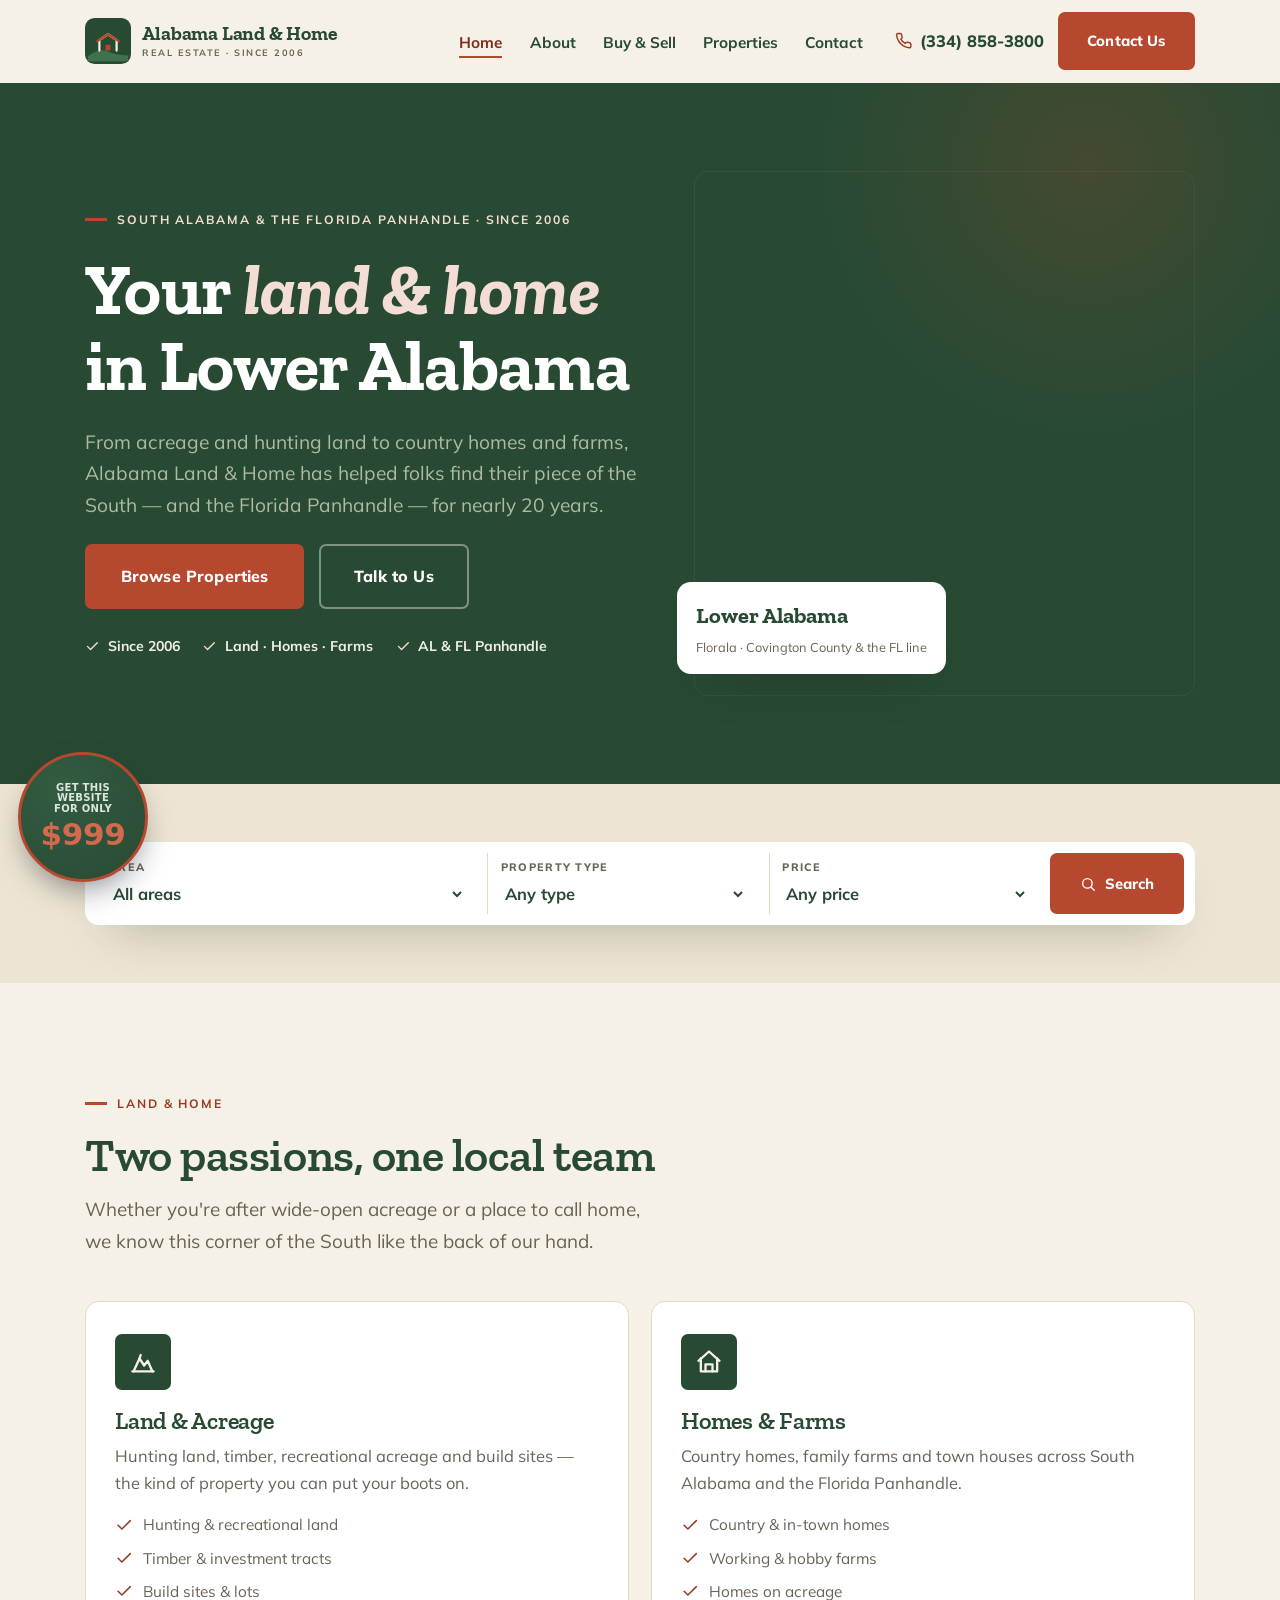
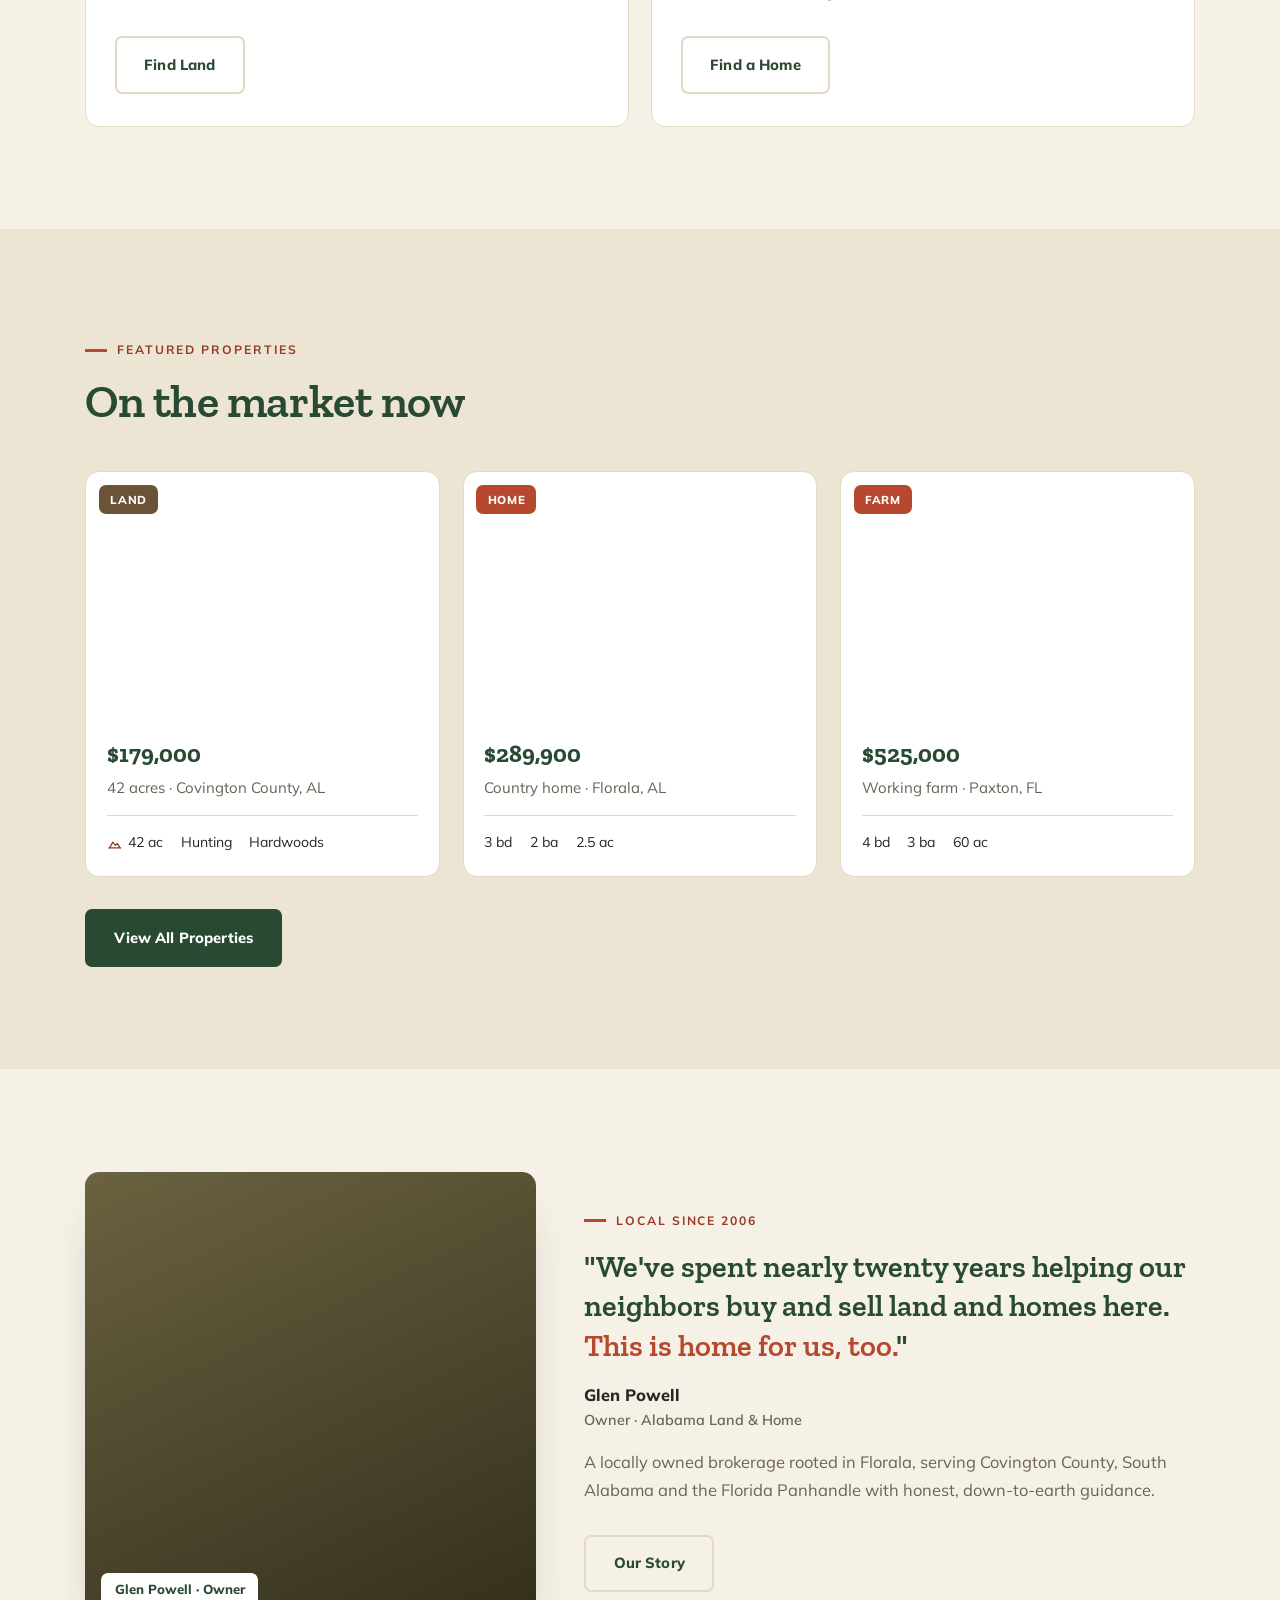
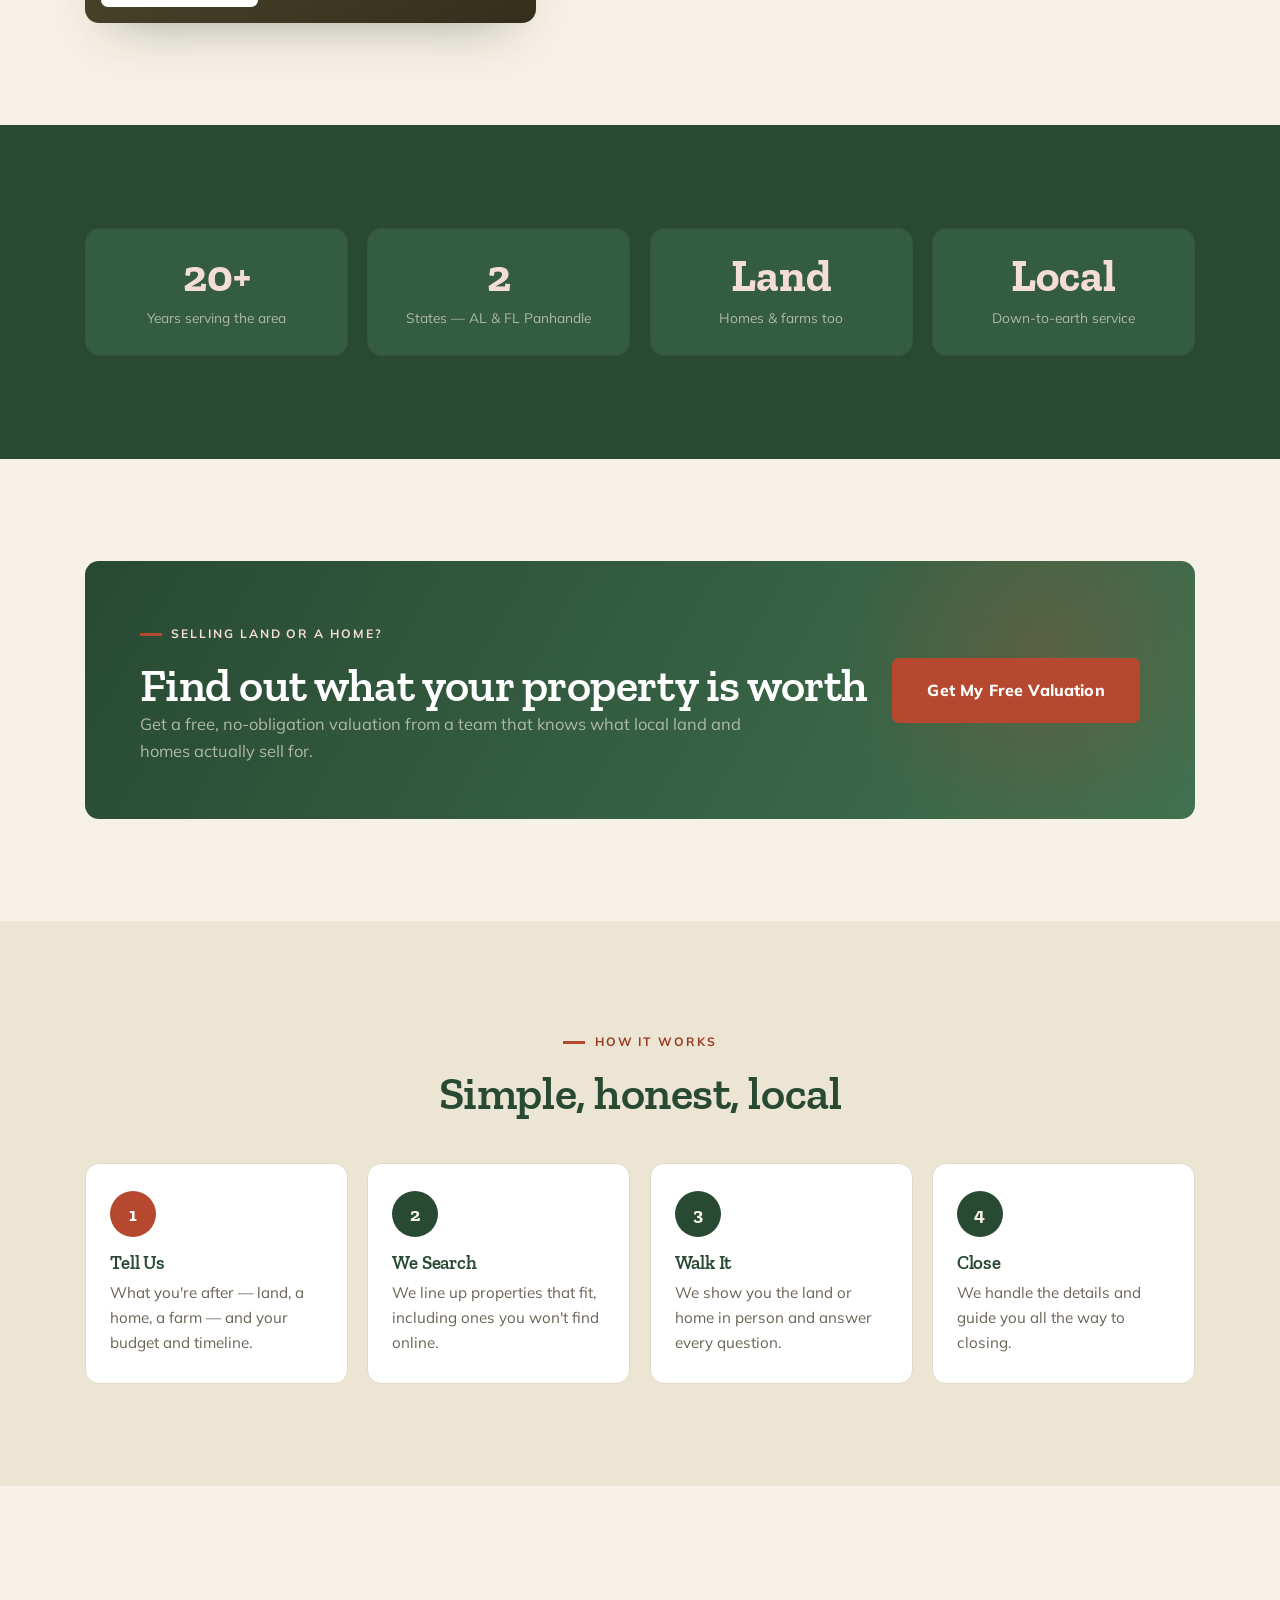
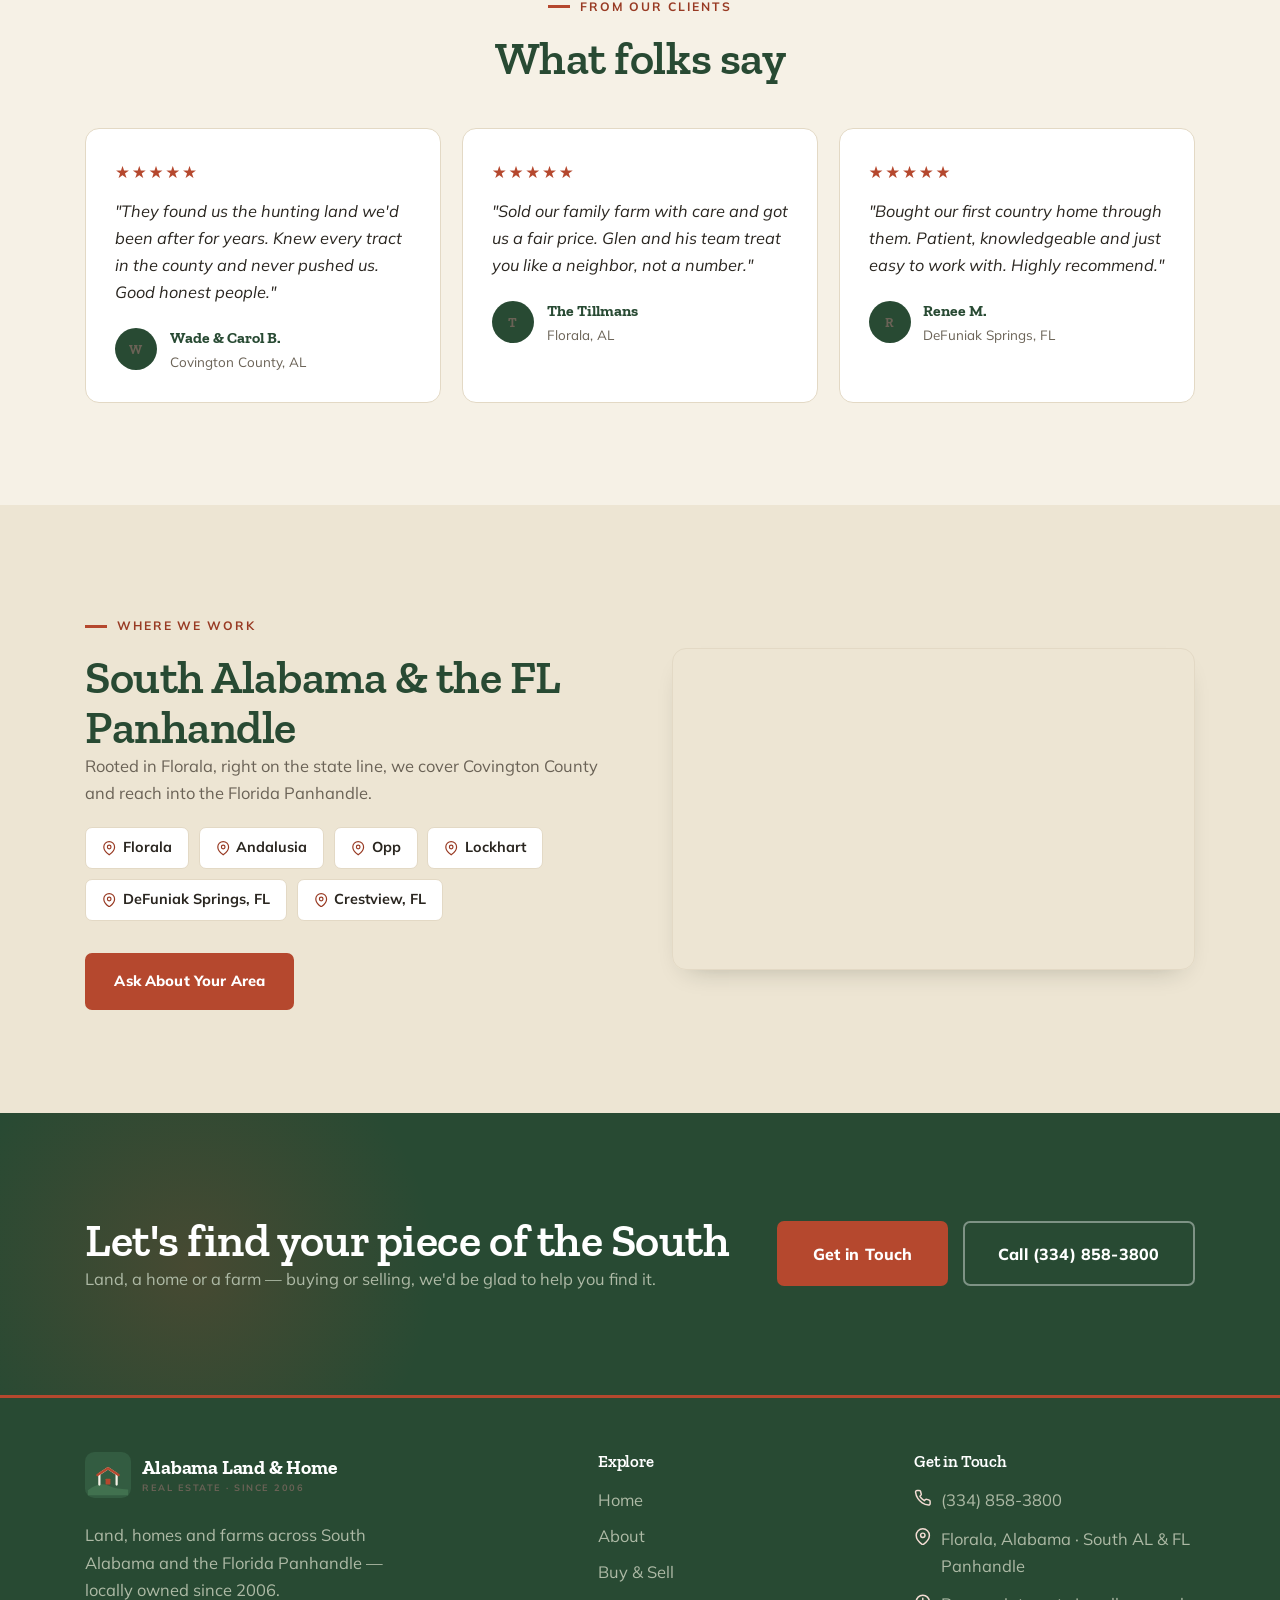
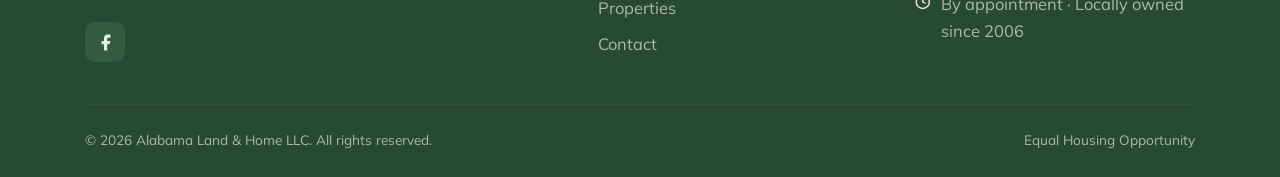
<file: index.html>
<!DOCTYPE html>
<html lang="en" class="no-js">
<head>
  <meta charset="UTF-8" />
  <meta name="viewport" content="width=device-width, initial-scale=1.0" />
  <title>Alabama Land &amp; Home LLC | Land, Homes &amp; Farms in South Alabama &amp; the FL Panhandle</title>
  <meta name="description" content="Alabama Land & Home LLC has helped buyers and sellers find land, homes and farms across South Alabama and the Florida Panhandle since 2006. Call (334) 858-3800." />
  <meta name="theme-color" content="#284a33" />
  <link rel="canonical" href="https://alabamalandandhome.example/" />

  <meta property="og:title" content="Alabama Land & Home LLC — Land, Homes & Farms" />
  <meta property="og:description" content="Your local guide to country property across South Alabama and the Florida Panhandle since 2006." />
  <meta property="og:type" content="website" />
  <meta property="og:locale" content="en_US" />

  <link rel="icon" href="assets/icons/favicon.svg" type="image/svg+xml" />
  <link rel="preconnect" href="https://fonts.googleapis.com" />
  <link rel="preconnect" href="https://fonts.gstatic.com" crossorigin />
  <link href="https://fonts.googleapis.com/css2?family=Zilla+Slab:wght@500;600;700&family=Mulish:wght@400;500;600;700;800&display=swap" rel="stylesheet" />
  <link rel="stylesheet" href="css/style.css" />

  <script type="application/ld+json">
  {
    "@context": "https://schema.org",
    "@type": "RealEstateAgent",
    "name": "Alabama Land & Home LLC",
    "telephone": "+1-334-858-3800",
    "foundingDate": "2006",
    "address": { "@type": "PostalAddress", "addressLocality": "Florala", "addressRegion": "AL", "addressCountry": "US" },
    "areaServed": "South Alabama & the Florida Panhandle",
    "sameAs": ["https://www.facebook.com/alabamalandandhome/"],
    "description": "Land, homes and farm real estate across South Alabama and the Florida Panhandle since 2006."
  }
  </script>
</head>
<body>
  <a class="skip-link" href="#main">Skip to content</a>

  <!-- ===================== HEADER ===================== -->
  <header class="header">
    <div class="container">
      <nav class="nav" aria-label="Primary">
        <a href="index.html" class="logo" aria-label="Alabama Land & Home — home">
          <svg class="logo__mark" viewBox="0 0 48 48" aria-hidden="true">
            <rect width="48" height="48" rx="10" fill="#284a33"/>
            <path d="M3 40 Q15 31 24 35 T45 39 V45 H3 Z" fill="#41714f"/>
            <path d="M15 34V23l9-6 9 6v11" fill="none" stroke="#f6f1e6" stroke-width="2.3" stroke-linejoin="round" stroke-linecap="round"/>
            <path d="M13 24l11-7 11 7" fill="none" stroke="#b5482e" stroke-width="2.6" stroke-linejoin="round" stroke-linecap="round"/>
            <rect x="21.5" y="28" width="5" height="6" rx="0.5" fill="#b5482e"/>
          </svg>
          <span class="logo__name">Alabama Land &amp; Home<small>Real Estate · Since 2006</small></span>
        </a>
        <div class="nav__menu" id="nav-menu">
          <ul class="nav__links">
            <li><a class="nav__link" href="index.html">Home</a></li>
            <li><a class="nav__link" href="about.html">About</a></li>
            <li><a class="nav__link" href="services.html">Buy &amp; Sell</a></li>
            <li><a class="nav__link" href="gallery.html">Properties</a></li>
            <li><a class="nav__link" href="contact.html">Contact</a></li>
          </ul>
          <div class="nav__actions">
            <a href="tel:+13348583800" class="nav__phone" aria-label="Call (334) 858-3800">
              <svg viewBox="0 0 24 24" fill="none" stroke="currentColor" stroke-width="2" stroke-linecap="round" stroke-linejoin="round" aria-hidden="true"><path d="M22 16.92v3a2 2 0 0 1-2.18 2 19.79 19.79 0 0 1-8.63-3.07 19.5 19.5 0 0 1-6-6 19.79 19.79 0 0 1-3.07-8.67A2 2 0 0 1 4.11 2h3a2 2 0 0 1 2 1.72c.13.96.36 1.9.7 2.81a2 2 0 0 1-.45 2.11L8.09 9.91a16 16 0 0 0 6 6l1.27-1.27a2 2 0 0 1 2.11-.45c.91.34 1.85.57 2.81.7A2 2 0 0 1 22 16.92Z"/></svg>
              (334) 858-3800
            </a>
            <a href="contact.html" class="btn">Contact Us</a>
          </div>
        </div>
        <button class="nav__toggle" aria-label="Toggle menu" aria-controls="nav-menu" aria-expanded="false"><span></span></button>
      </nav>
    </div>
  </header>
  <div class="nav-scrim" aria-hidden="true"></div>

  <main id="main">

    <!-- ===================== HERO ===================== -->
    <section class="hero">
      <div class="container hero__inner">
        <div class="hero__copy">
          <span class="eyebrow eyebrow--light reveal">South Alabama &amp; the Florida Panhandle · Since 2006</span>
          <h1 class="reveal" data-delay="1">Your <em>land &amp; home</em> in Lower Alabama</h1>
          <p class="hero__lead reveal" data-delay="2">From acreage and hunting land to country homes and farms, Alabama Land &amp; Home has helped folks find their piece of the South — and the Florida Panhandle — for nearly 20 years.</p>
          <div class="hero__actions reveal" data-delay="3">
            <a href="gallery.html" class="btn btn--lg">Browse Properties</a>
            <a href="contact.html" class="btn btn--ghost-light btn--lg">Talk to Us</a>
          </div>
          <div class="hero__chips reveal" data-delay="3">
            <span class="hero__chip"><svg viewBox="0 0 24 24" fill="none" stroke="currentColor" stroke-width="2.2" stroke-linecap="round" stroke-linejoin="round"><polyline points="20 6 9 17 4 12"/></svg>Since 2006</span>
            <span class="hero__chip"><svg viewBox="0 0 24 24" fill="none" stroke="currentColor" stroke-width="2.2" stroke-linecap="round" stroke-linejoin="round"><polyline points="20 6 9 17 4 12"/></svg>Land · Homes · Farms</span>
            <span class="hero__chip"><svg viewBox="0 0 24 24" fill="none" stroke="currentColor" stroke-width="2.2" stroke-linecap="round" stroke-linejoin="round"><polyline points="20 6 9 17 4 12"/></svg>AL &amp; FL Panhandle</span>
          </div>
        </div>
        <div class="hero__visual reveal" data-delay="2">
          <!-- Replace background with a real land / country-home photo -->
          <div class="hero__img" role="img" aria-label="South Alabama country land and home"></div>
          <div class="hero__card"><b>Lower Alabama</b><span>Florala · Covington County &amp; the FL line</span></div>
        </div>
      </div>
    </section>

    <!-- ===================== SEARCH ===================== -->
    <section class="section--tight" style="background:var(--cream-2)">
      <div class="container">
        <form class="searchbar reveal" aria-label="Search properties" onsubmit="window.location='contact.html';return false;">
          <div class="searchbar__field">
            <label for="area">Area</label>
            <select id="area" name="area"><option>All areas</option><option>Florala, AL</option><option>Andalusia, AL</option><option>Opp, AL</option><option>DeFuniak Springs, FL</option><option>Crestview, FL</option></select>
          </div>
          <div class="searchbar__field">
            <label for="type">Property type</label>
            <select id="type" name="type"><option>Any type</option><option>Home</option><option>Land / acreage</option><option>Farm</option><option>Lot</option></select>
          </div>
          <div class="searchbar__field">
            <label for="price">Price</label>
            <select id="price" name="price"><option>Any price</option><option>Up to $100k</option><option>$100k–$250k</option><option>$250k–$500k</option><option>$500k+</option></select>
          </div>
          <button type="submit" class="btn"><svg viewBox="0 0 24 24" fill="none" stroke="currentColor" stroke-width="2" stroke-linecap="round" stroke-linejoin="round"><circle cx="11" cy="11" r="7"/><line x1="21" y1="21" x2="16.65" y2="16.65"/></svg>Search</button>
        </form>
      </div>
    </section>

    <!-- ===================== LAND | HOME ===================== -->
    <section class="section" aria-labelledby="duo-h">
      <div class="container">
        <div class="section-head reveal">
          <span class="eyebrow">Land &amp; Home</span>
          <h2 id="duo-h" style="margin-top:1rem">Two passions, one local team</h2>
          <p class="lead">Whether you're after wide-open acreage or a place to call home, we know this corner of the South like the back of our hand.</p>
        </div>
        <div class="duo reveal">
          <div class="duo__card">
            <div class="duo__ic"><svg viewBox="0 0 24 24" fill="none" stroke="currentColor" stroke-width="2" stroke-linecap="round" stroke-linejoin="round"><path d="M3 20h18"/><path d="M4 20l5-11 4 6 3-4 4 9"/><path d="M9 9l1-3"/></svg></div>
            <h3>Land &amp; Acreage</h3>
            <p>Hunting land, timber, recreational acreage and build sites — the kind of property you can put your boots on.</p>
            <ul>
              <li><svg viewBox="0 0 24 24" fill="none" stroke="currentColor" stroke-width="2" stroke-linecap="round" stroke-linejoin="round"><polyline points="20 6 9 17 4 12"/></svg>Hunting &amp; recreational land</li>
              <li><svg viewBox="0 0 24 24" fill="none" stroke="currentColor" stroke-width="2" stroke-linecap="round" stroke-linejoin="round"><polyline points="20 6 9 17 4 12"/></svg>Timber &amp; investment tracts</li>
              <li><svg viewBox="0 0 24 24" fill="none" stroke="currentColor" stroke-width="2" stroke-linecap="round" stroke-linejoin="round"><polyline points="20 6 9 17 4 12"/></svg>Build sites &amp; lots</li>
            </ul>
            <a href="services.html#land" class="btn btn--ghost mt-2">Find Land</a>
          </div>
          <div class="duo__card">
            <div class="duo__ic"><svg viewBox="0 0 24 24" fill="none" stroke="currentColor" stroke-width="2" stroke-linecap="round" stroke-linejoin="round"><path d="M3 11l9-8 9 8"/><path d="M5 9v11h14V9"/><path d="M9 20v-6h6v6"/></svg></div>
            <h3>Homes &amp; Farms</h3>
            <p>Country homes, family farms and town houses across South Alabama and the Florida Panhandle.</p>
            <ul>
              <li><svg viewBox="0 0 24 24" fill="none" stroke="currentColor" stroke-width="2" stroke-linecap="round" stroke-linejoin="round"><polyline points="20 6 9 17 4 12"/></svg>Country &amp; in-town homes</li>
              <li><svg viewBox="0 0 24 24" fill="none" stroke="currentColor" stroke-width="2" stroke-linecap="round" stroke-linejoin="round"><polyline points="20 6 9 17 4 12"/></svg>Working &amp; hobby farms</li>
              <li><svg viewBox="0 0 24 24" fill="none" stroke="currentColor" stroke-width="2" stroke-linecap="round" stroke-linejoin="round"><polyline points="20 6 9 17 4 12"/></svg>Homes on acreage</li>
            </ul>
            <a href="services.html#buying" class="btn btn--ghost mt-2">Find a Home</a>
          </div>
        </div>
      </div>
    </section>

    <!-- ===================== FEATURED PROPERTIES ===================== -->
    <section class="section section--cream" aria-labelledby="feat-h">
      <div class="container">
        <div class="section-head reveal">
          <span class="eyebrow">Featured Properties</span>
          <h2 id="feat-h" style="margin-top:1rem">On the market now</h2>
        </div>
        <!-- SAMPLE listings — replace with real inventory / MLS feed before launch. -->
        <div class="properties reveal">
          <article class="property">
            <div class="property__media p-3"><span class="property__badge property__badge--land">Land</span></div>
            <div class="property__body"><div class="property__price">$179,000</div><div class="property__addr">42 acres · Covington County, AL</div><div class="property__meta"><span><svg viewBox="0 0 24 24" fill="none" stroke="currentColor" stroke-width="2" stroke-linecap="round" stroke-linejoin="round"><path d="M3 20h18"/><path d="M4 20l5-9 4 5 3-3 4 7"/></svg>42 ac</span><span>Hunting</span><span>Hardwoods</span></div></div>
          </article>
          <article class="property">
            <div class="property__media p-1"><span class="property__badge">Home</span></div>
            <div class="property__body"><div class="property__price">$289,900</div><div class="property__addr">Country home · Florala, AL</div><div class="property__meta"><span>3 bd</span><span>2 ba</span><span>2.5 ac</span></div></div>
          </article>
          <article class="property">
            <div class="property__media p-5"><span class="property__badge">Farm</span></div>
            <div class="property__body"><div class="property__price">$525,000</div><div class="property__addr">Working farm · Paxton, FL</div><div class="property__meta"><span>4 bd</span><span>3 ba</span><span>60 ac</span></div></div>
          </article>
        </div>
        <p class="mt-2"><a href="gallery.html" class="btn btn--pine">View All Properties</a></p>
      </div>
    </section>

    <!-- ===================== OWNER / SINCE 2006 ===================== -->
    <section class="section" aria-labelledby="owner-h">
      <div class="container owner">
        <div class="owner__photo reveal">
          <!-- Replace background with a real photo of Glen Powell / the team -->
          <span class="pill">Glen Powell · Owner</span>
        </div>
        <div class="reveal" data-delay="1">
          <span class="eyebrow">Local Since 2006</span>
          <p class="owner__quote" id="owner-h" style="margin-top:1rem">"We've spent nearly twenty years helping our neighbors buy and sell land and homes here. <span class="hl">This is home for us, too.</span>"</p>
          <p class="owner__by">Glen Powell<span>Owner · Alabama Land &amp; Home</span></p>
          <p class="muted" style="margin-top:1rem">A locally owned brokerage rooted in Florala, serving Covington County, South Alabama and the Florida Panhandle with honest, down-to-earth guidance.</p>
          <a href="about.html" class="btn btn--ghost mt-2">Our Story</a>
        </div>
      </div>
    </section>

    <!-- ===================== STATS ===================== -->
    <!-- "20 years" is real (since 2006). Other tiles are commitments — confirm before launch. -->
    <section class="section section--pine" aria-label="By the numbers">
      <div class="container">
        <div class="stats">
          <div class="stat reveal"><div class="stat__num"><span data-count="20" data-suffix="+">0+</span></div><div class="stat__label">Years serving the area</div></div>
          <div class="stat reveal" data-delay="1"><div class="stat__num">2</div><div class="stat__label">States — AL &amp; FL Panhandle</div></div>
          <div class="stat reveal" data-delay="2"><div class="stat__num">Land</div><div class="stat__label">Homes &amp; farms too</div></div>
          <div class="stat reveal" data-delay="3"><div class="stat__num">Local</div><div class="stat__label">Down-to-earth service</div></div>
        </div>
      </div>
    </section>

    <!-- ===================== VALUATION CTA ===================== -->
    <section class="section">
      <div class="container">
        <div class="valuation reveal">
          <div class="valuation__inner">
            <div>
              <span class="eyebrow eyebrow--light">Selling Land or a Home?</span>
              <h2 style="margin-top:1rem">Find out what your property is worth</h2>
              <p>Get a free, no-obligation valuation from a team that knows what local land and homes actually sell for.</p>
            </div>
            <div><a href="contact.html" class="btn btn--lg">Get My Free Valuation</a></div>
          </div>
        </div>
      </div>
    </section>

    <!-- ===================== PROCESS ===================== -->
    <section class="section section--cream" aria-labelledby="how-h">
      <div class="container">
        <div class="section-head section-head--center reveal">
          <span class="eyebrow eyebrow--center">How It Works</span>
          <h2 id="how-h" style="margin-top:1rem">Simple, honest, local</h2>
        </div>
        <div class="steps">
          <div class="step reveal"><div class="step__n">1</div><h3>Tell Us</h3><p>What you're after — land, a home, a farm — and your budget and timeline.</p></div>
          <div class="step reveal" data-delay="1"><div class="step__n">2</div><h3>We Search</h3><p>We line up properties that fit, including ones you won't find online.</p></div>
          <div class="step reveal" data-delay="2"><div class="step__n">3</div><h3>Walk It</h3><p>We show you the land or home in person and answer every question.</p></div>
          <div class="step reveal" data-delay="3"><div class="step__n">4</div><h3>Close</h3><p>We handle the details and guide you all the way to closing.</p></div>
        </div>
      </div>
    </section>

    <!-- ===================== REVIEWS ===================== -->
    <!-- PLACEHOLDER reviews — replace with real client reviews / Facebook reviews before launch. -->
    <section class="section" aria-labelledby="rev-h">
      <div class="container">
        <div class="section-head section-head--center reveal">
          <span class="eyebrow eyebrow--center">From Our Clients</span>
          <h2 id="rev-h" style="margin-top:1rem">What folks say</h2>
        </div>
        <div class="reviews">
          <figure class="review reveal">
            <div class="review__stars" aria-label="5 out of 5 stars">★★★★★</div>
            <blockquote><p>"They found us the hunting land we'd been after for years. Knew every tract in the county and never pushed us. Good honest people."</p></blockquote>
            <figcaption class="review__by"><span class="review__av">W</span><span><b>Wade &amp; Carol B.</b><span>Covington County, AL</span></span></figcaption>
          </figure>
          <figure class="review reveal" data-delay="1">
            <div class="review__stars" aria-label="5 out of 5 stars">★★★★★</div>
            <blockquote><p>"Sold our family farm with care and got us a fair price. Glen and his team treat you like a neighbor, not a number."</p></blockquote>
            <figcaption class="review__by"><span class="review__av">T</span><span><b>The Tillmans</b><span>Florala, AL</span></span></figcaption>
          </figure>
          <figure class="review reveal" data-delay="2">
            <div class="review__stars" aria-label="5 out of 5 stars">★★★★★</div>
            <blockquote><p>"Bought our first country home through them. Patient, knowledgeable and just easy to work with. Highly recommend."</p></blockquote>
            <figcaption class="review__by"><span class="review__av">R</span><span><b>Renee M.</b><span>DeFuniak Springs, FL</span></span></figcaption>
          </figure>
        </div>
      </div>
    </section>

    <!-- ===================== SERVICE AREA ===================== -->
    <section class="section section--cream" aria-labelledby="area-h">
      <div class="container split">
        <div class="reveal">
          <span class="eyebrow">Where We Work</span>
          <h2 id="area-h" style="margin-top:1rem">South Alabama &amp; the FL Panhandle</h2>
          <p class="muted">Rooted in Florala, right on the state line, we cover Covington County and reach into the Florida Panhandle.</p>
          <div class="area__chips">
            <span class="area__chip"><svg viewBox="0 0 24 24" fill="none" stroke="currentColor" stroke-width="2"><path d="M21 10c0 7-9 13-9 13s-9-6-9-13a9 9 0 0 1 18 0Z"/><circle cx="12" cy="10" r="3"/></svg>Florala</span>
            <span class="area__chip"><svg viewBox="0 0 24 24" fill="none" stroke="currentColor" stroke-width="2"><path d="M21 10c0 7-9 13-9 13s-9-6-9-13a9 9 0 0 1 18 0Z"/><circle cx="12" cy="10" r="3"/></svg>Andalusia</span>
            <span class="area__chip"><svg viewBox="0 0 24 24" fill="none" stroke="currentColor" stroke-width="2"><path d="M21 10c0 7-9 13-9 13s-9-6-9-13a9 9 0 0 1 18 0Z"/><circle cx="12" cy="10" r="3"/></svg>Opp</span>
            <span class="area__chip"><svg viewBox="0 0 24 24" fill="none" stroke="currentColor" stroke-width="2"><path d="M21 10c0 7-9 13-9 13s-9-6-9-13a9 9 0 0 1 18 0Z"/><circle cx="12" cy="10" r="3"/></svg>Lockhart</span>
            <span class="area__chip"><svg viewBox="0 0 24 24" fill="none" stroke="currentColor" stroke-width="2"><path d="M21 10c0 7-9 13-9 13s-9-6-9-13a9 9 0 0 1 18 0Z"/><circle cx="12" cy="10" r="3"/></svg>DeFuniak Springs, FL</span>
            <span class="area__chip"><svg viewBox="0 0 24 24" fill="none" stroke="currentColor" stroke-width="2"><path d="M21 10c0 7-9 13-9 13s-9-6-9-13a9 9 0 0 1 18 0Z"/><circle cx="12" cy="10" r="3"/></svg>Crestview, FL</span>
          </div>
          <a href="contact.html" class="btn mt-2">Ask About Your Area</a>
        </div>
        <div class="area__map reveal" data-delay="1">
          <iframe title="Alabama Land & Home service area — Florala, Alabama"
            src="https://www.google.com/maps?q=Florala,%20Alabama&output=embed"
            loading="lazy" referrerpolicy="no-referrer-when-downgrade"></iframe>
        </div>
      </div>
    </section>

    <!-- ===================== CTA ===================== -->
    <section class="section cta">
      <div class="container cta__inner">
        <div class="reveal">
          <h2>Let's find your piece of the South</h2>
          <p>Land, a home or a farm — buying or selling, we'd be glad to help you find it.</p>
        </div>
        <div class="hero__actions reveal" data-delay="1">
          <a href="contact.html" class="btn btn--lg">Get in Touch</a>
          <a href="tel:+13348583800" class="btn btn--ghost-light btn--lg">Call (334) 858-3800</a>
        </div>
      </div>
    </section>
  </main>

  <!-- ===================== FOOTER ===================== -->
  <footer class="footer">
    <div class="container">
      <div class="footer__grid">
        <div class="footer__about">
          <a href="index.html" class="logo" aria-label="Alabama Land & Home — home">
            <svg class="logo__mark" viewBox="0 0 48 48" aria-hidden="true">
              <rect width="48" height="48" rx="10" fill="#335c41"/>
              <path d="M3 40 Q15 31 24 35 T45 39 V45 H3 Z" fill="#41714f"/>
              <path d="M15 34V23l9-6 9 6v11" fill="none" stroke="#f6f1e6" stroke-width="2.3" stroke-linejoin="round" stroke-linecap="round"/>
              <path d="M13 24l11-7 11 7" fill="none" stroke="#b5482e" stroke-width="2.6" stroke-linejoin="round" stroke-linecap="round"/>
              <rect x="21.5" y="28" width="5" height="6" rx="0.5" fill="#b5482e"/>
            </svg>
            <span class="logo__name">Alabama Land &amp; Home<small>Real Estate · Since 2006</small></span>
          </a>
          <p>Land, homes and farms across South Alabama and the Florida Panhandle — locally owned since 2006.</p>
          <div class="footer__social">
            <a href="https://www.facebook.com/alabamalandandhome/" target="_blank" rel="noopener" aria-label="Alabama Land & Home on Facebook"><svg viewBox="0 0 24 24" fill="currentColor"><path d="M18 2h-3a5 5 0 0 0-5 5v3H7v4h3v8h4v-8h3l1-4h-4V7a1 1 0 0 1 1-1h3z"/></svg></a>
          </div>
        </div>
        <div>
          <h4>Explore</h4>
          <ul class="footer__links">
            <li><a href="index.html">Home</a></li>
            <li><a href="about.html">About</a></li>
            <li><a href="services.html">Buy &amp; Sell</a></li>
            <li><a href="gallery.html">Properties</a></li>
            <li><a href="contact.html">Contact</a></li>
          </ul>
        </div>
        <div>
          <h4>Get in Touch</h4>
          <ul class="footer__contact">
            <li><svg viewBox="0 0 24 24" fill="none" stroke="currentColor" stroke-width="2" stroke-linecap="round" stroke-linejoin="round"><path d="M22 16.92v3a2 2 0 0 1-2.18 2 19.79 19.79 0 0 1-8.63-3.07 19.5 19.5 0 0 1-6-6 19.79 19.79 0 0 1-3.07-8.67A2 2 0 0 1 4.11 2h3a2 2 0 0 1 2 1.72c.13.96.36 1.9.7 2.81a2 2 0 0 1-.45 2.11L8.09 9.91a16 16 0 0 0 6 6l1.27-1.27a2 2 0 0 1 2.11-.45c.91.34 1.85.57 2.81.7A2 2 0 0 1 22 16.92Z"/></svg><a href="tel:+13348583800">(334) 858-3800</a></li>
            <li><svg viewBox="0 0 24 24" fill="none" stroke="currentColor" stroke-width="2" stroke-linecap="round" stroke-linejoin="round"><path d="M21 10c0 7-9 13-9 13s-9-6-9-13a9 9 0 0 1 18 0Z"/><circle cx="12" cy="10" r="3"/></svg><span>Florala, Alabama · South AL &amp; FL Panhandle</span></li>
            <li><svg viewBox="0 0 24 24" fill="none" stroke="currentColor" stroke-width="2" stroke-linecap="round" stroke-linejoin="round"><circle cx="12" cy="12" r="9"/><polyline points="12 7 12 12 15 14"/></svg><span>By appointment · Locally owned since 2006</span></li>
          </ul>
        </div>
      </div>
      <div class="footer__bottom">
        <span>&copy; <span id="year">2026</span> Alabama Land &amp; Home LLC. All rights reserved.</span>
        <span>Equal Housing Opportunity</span>
      </div>
    </div>
  </footer>

  <button class="to-top" aria-label="Back to top"><svg viewBox="0 0 24 24" fill="none" stroke="currentColor" stroke-width="2.4" stroke-linecap="round" stroke-linejoin="round" width="20" height="20"><polyline points="18 15 12 9 6 15"/></svg></button>

  <nav class="callbar" aria-label="Quick actions">
    <a href="tel:+13348583800"><svg viewBox="0 0 24 24" fill="none" stroke="currentColor" stroke-width="2" stroke-linecap="round" stroke-linejoin="round"><path d="M22 16.92v3a2 2 0 0 1-2.18 2 19.79 19.79 0 0 1-8.63-3.07 19.5 19.5 0 0 1-6-6 19.79 19.79 0 0 1-3.07-8.67A2 2 0 0 1 4.11 2h3a2 2 0 0 1 2 1.72c.13.96.36 1.9.7 2.81a2 2 0 0 1-.45 2.11L8.09 9.91a16 16 0 0 0 6 6l1.27-1.27a2 2 0 0 1 2.11-.45c.91.34 1.85.57 2.81.7A2 2 0 0 1 22 16.92Z"/></svg>Call</a>
    <a href="contact.html"><svg viewBox="0 0 24 24" fill="none" stroke="currentColor" stroke-width="2" stroke-linecap="round" stroke-linejoin="round"><path d="M14 2H6a2 2 0 0 0-2 2v16a2 2 0 0 0 2 2h12a2 2 0 0 0 2-2V8z"/><polyline points="14 2 14 8 20 8"/></svg>Contact</a>
  </nav>

  <script src="js/main.js" defer></script>

  <!-- aurora-cta : agency upsell button -->
  <a class="aurora-cta" href="https://auroraadv.co/?tab=wizard" target="_blank" rel="noopener" aria-label="Get this website for only $999 — built by Aurora">
    <span class="aurora-cta__top">Get this website<br>for only</span>
    <span class="aurora-cta__price">$999</span>
  </a>
  <style>
  .aurora-cta{position:fixed;left:18px;bottom:18px;z-index:58;width:130px;height:130px;border-radius:50%;display:flex;flex-direction:column;align-items:center;justify-content:center;text-align:center;gap:3px;padding:8px;background:radial-gradient(circle at 32% 26%,#335c41,#284a33);color:#fff;text-decoration:none;border:3px solid #b5482e;box-shadow:0 14px 32px -10px rgba(15,23,42,.55);font-family:system-ui,-apple-system,"Segoe UI",Roboto,sans-serif;line-height:1.08;transition:transform .2s ease,box-shadow .2s ease;}
  .aurora-cta:hover{transform:translateY(-3px) scale(1.05);box-shadow:0 20px 40px -10px rgba(15,23,42,.6);}
  .aurora-cta:focus-visible{outline:3px solid #b5482e;outline-offset:3px;}
  .aurora-cta__top{font-size:10px;font-weight:700;letter-spacing:.03em;text-transform:uppercase;color:#dce8de;}
  .aurora-cta__price{font-size:31px;font-weight:800;color:#d4694e;letter-spacing:-.01em;}
  @media (max-width:760px){.aurora-cta{width:106px;height:106px;left:12px;bottom:68px;border-width:2px;}.aurora-cta__top{font-size:8.5px;}.aurora-cta__price{font-size:25px;}}
  @media (prefers-reduced-motion:reduce){.aurora-cta{transition:none;}}
  </style>
</body>
</html>
</file>
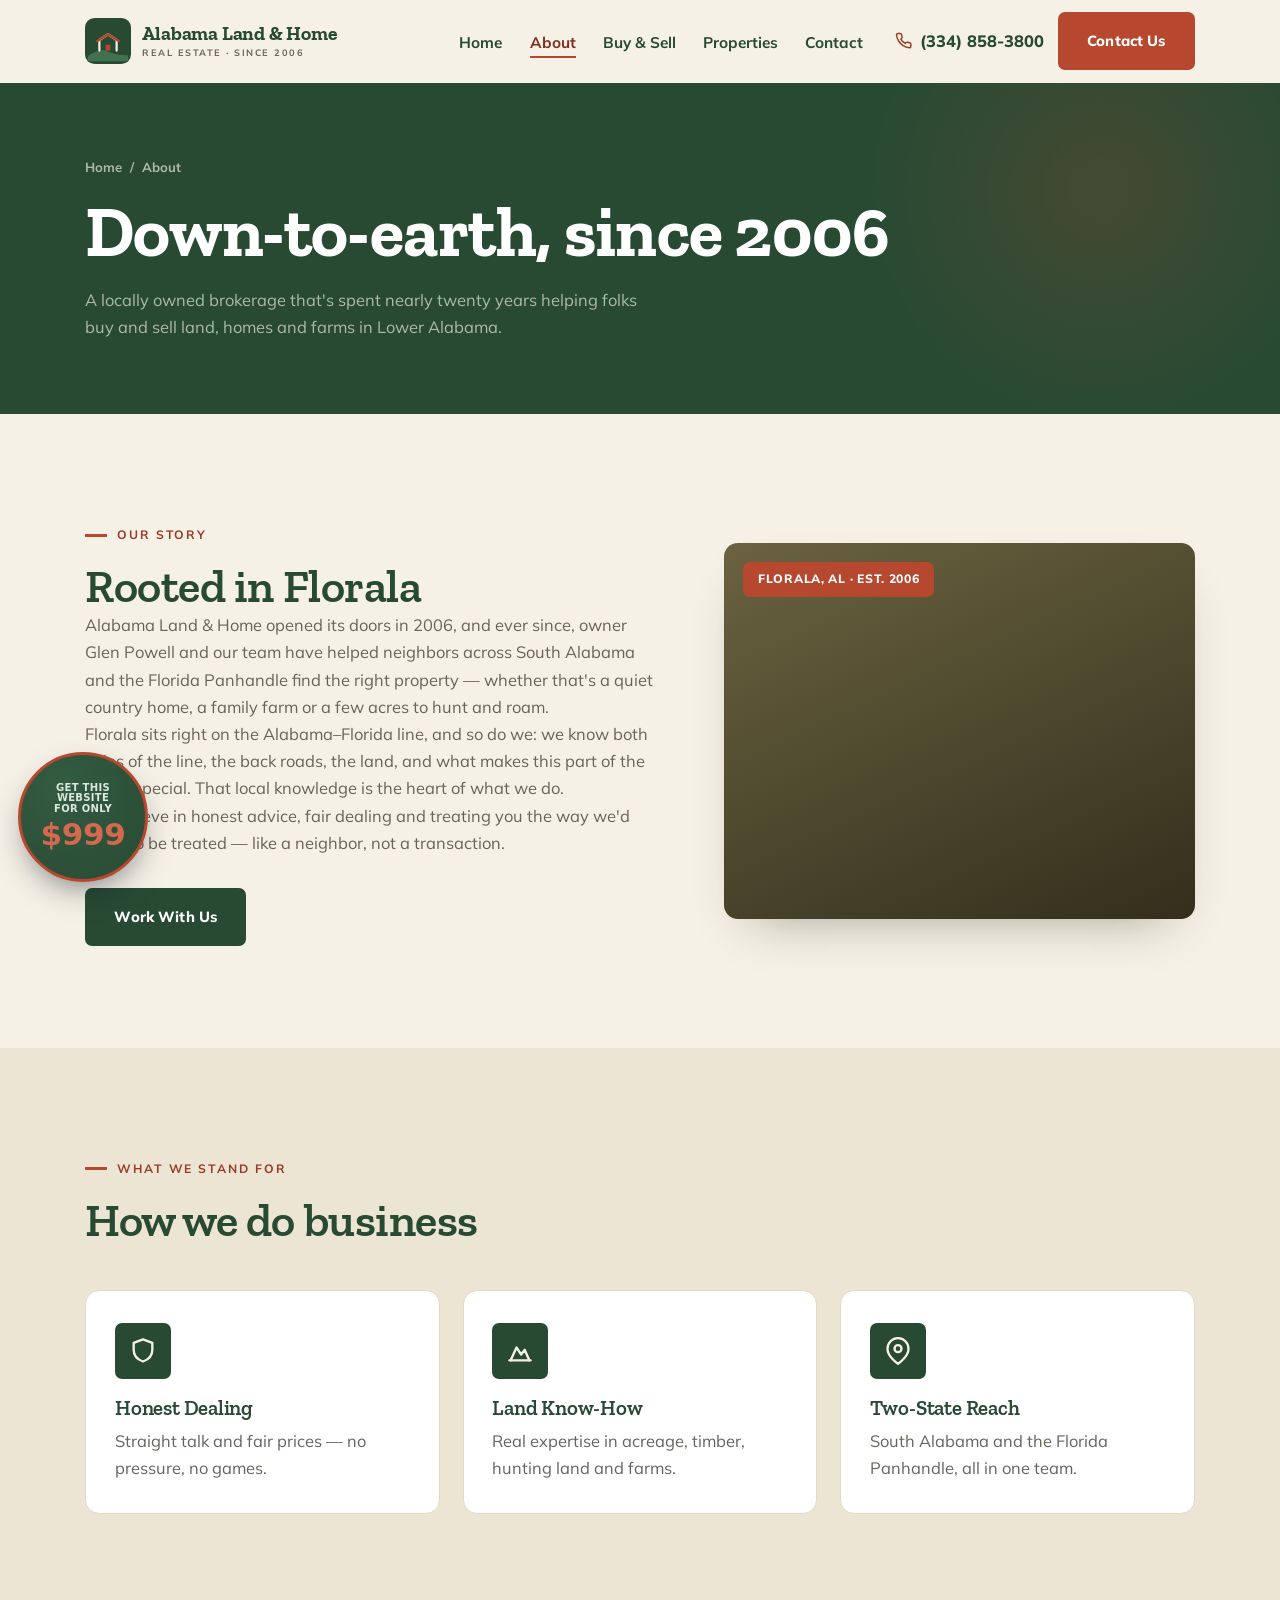
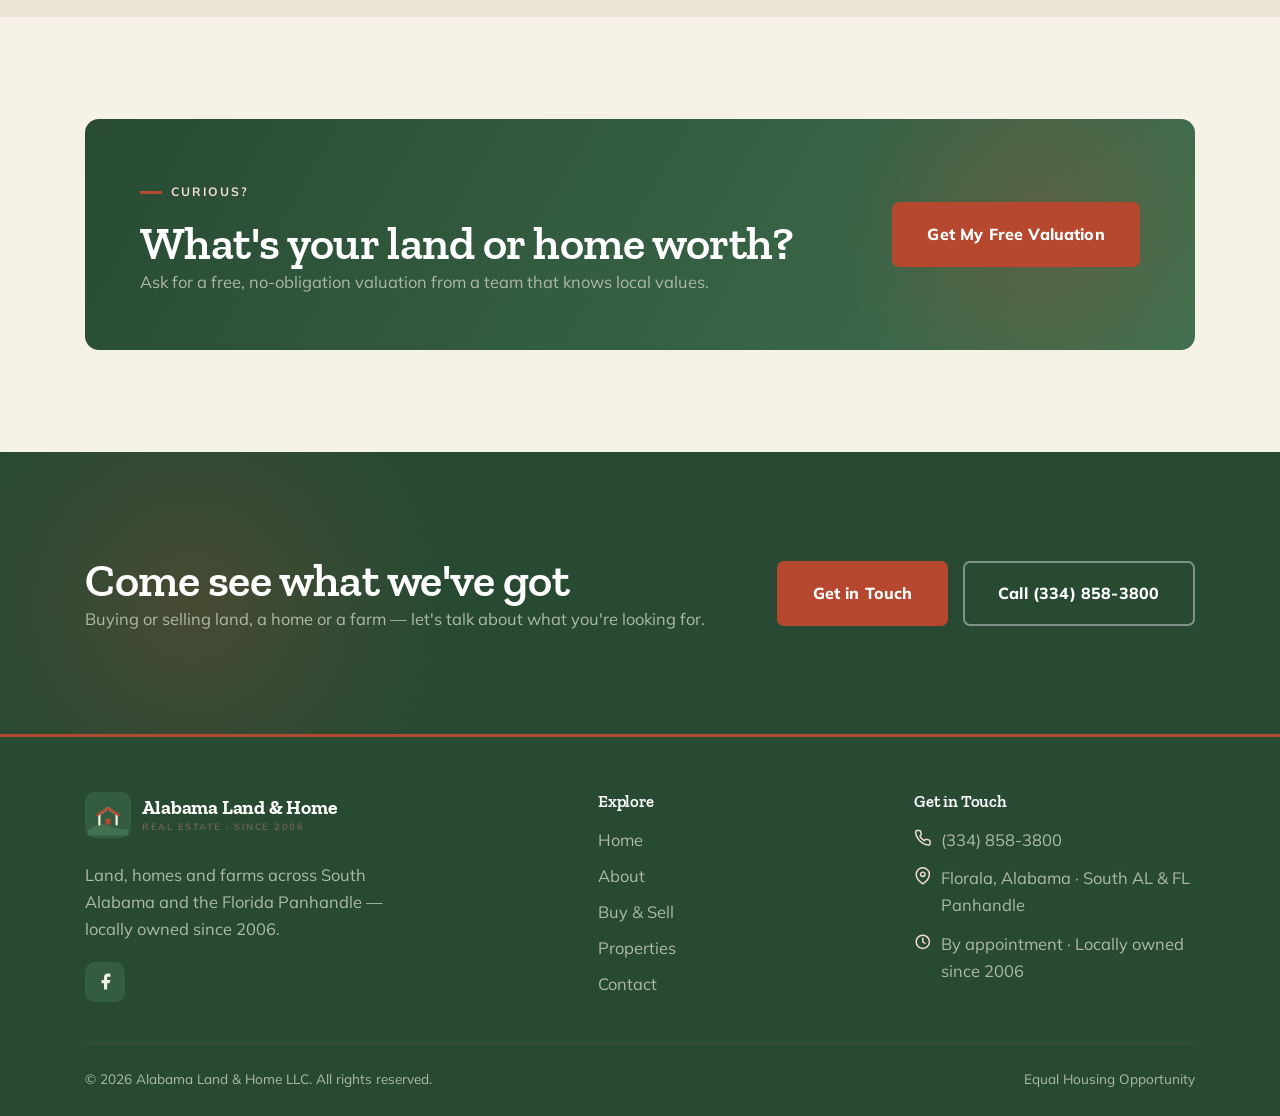
<file: about.html>
<!DOCTYPE html>
<html lang="en" class="no-js">
<head>
  <meta charset="UTF-8" />
  <meta name="viewport" content="width=device-width, initial-scale=1.0" />
  <title>About | Alabama Land &amp; Home LLC — Florala, AL Since 2006</title>
  <meta name="description" content="Alabama Land & Home LLC is a locally owned brokerage in Florala, AL, helping buyers and sellers find land, homes and farms across South Alabama and the FL Panhandle since 2006." />
  <meta name="theme-color" content="#284a33" />
  <link rel="icon" href="assets/icons/favicon.svg" type="image/svg+xml" />
  <link rel="preconnect" href="https://fonts.googleapis.com" />
  <link rel="preconnect" href="https://fonts.gstatic.com" crossorigin />
  <link href="https://fonts.googleapis.com/css2?family=Zilla+Slab:wght@500;600;700&family=Mulish:wght@400;500;600;700;800&display=swap" rel="stylesheet" />
  <link rel="stylesheet" href="css/style.css" />
</head>
<body>
  <a class="skip-link" href="#main">Skip to content</a>

  <header class="header">
    <div class="container">
      <nav class="nav" aria-label="Primary">
        <a href="index.html" class="logo" aria-label="Alabama Land & Home — home">
          <svg class="logo__mark" viewBox="0 0 48 48" aria-hidden="true">
            <rect width="48" height="48" rx="10" fill="#284a33"/>
            <path d="M3 40 Q15 31 24 35 T45 39 V45 H3 Z" fill="#41714f"/>
            <path d="M15 34V23l9-6 9 6v11" fill="none" stroke="#f6f1e6" stroke-width="2.3" stroke-linejoin="round" stroke-linecap="round"/>
            <path d="M13 24l11-7 11 7" fill="none" stroke="#b5482e" stroke-width="2.6" stroke-linejoin="round" stroke-linecap="round"/>
            <rect x="21.5" y="28" width="5" height="6" rx="0.5" fill="#b5482e"/>
          </svg>
          <span class="logo__name">Alabama Land &amp; Home<small>Real Estate · Since 2006</small></span>
        </a>
        <div class="nav__menu" id="nav-menu">
          <ul class="nav__links">
            <li><a class="nav__link" href="index.html">Home</a></li>
            <li><a class="nav__link" href="about.html">About</a></li>
            <li><a class="nav__link" href="services.html">Buy &amp; Sell</a></li>
            <li><a class="nav__link" href="gallery.html">Properties</a></li>
            <li><a class="nav__link" href="contact.html">Contact</a></li>
          </ul>
          <div class="nav__actions">
            <a href="tel:+13348583800" class="nav__phone" aria-label="Call (334) 858-3800">
              <svg viewBox="0 0 24 24" fill="none" stroke="currentColor" stroke-width="2" stroke-linecap="round" stroke-linejoin="round" aria-hidden="true"><path d="M22 16.92v3a2 2 0 0 1-2.18 2 19.79 19.79 0 0 1-8.63-3.07 19.5 19.5 0 0 1-6-6 19.79 19.79 0 0 1-3.07-8.67A2 2 0 0 1 4.11 2h3a2 2 0 0 1 2 1.72c.13.96.36 1.9.7 2.81a2 2 0 0 1-.45 2.11L8.09 9.91a16 16 0 0 0 6 6l1.27-1.27a2 2 0 0 1 2.11-.45c.91.34 1.85.57 2.81.7A2 2 0 0 1 22 16.92Z"/></svg>
              (334) 858-3800
            </a>
            <a href="contact.html" class="btn">Contact Us</a>
          </div>
        </div>
        <button class="nav__toggle" aria-label="Toggle menu" aria-controls="nav-menu" aria-expanded="false"><span></span></button>
      </nav>
    </div>
  </header>
  <div class="nav-scrim" aria-hidden="true"></div>

  <main id="main">
    <section class="pagehero">
      <div class="container pagehero__inner">
        <nav class="crumbs" aria-label="Breadcrumb"><a href="index.html">Home</a> / <span>About</span></nav>
        <h1>Down-to-earth, since 2006</h1>
        <p>A locally owned brokerage that's spent nearly twenty years helping folks buy and sell land, homes and farms in Lower Alabama.</p>
      </div>
    </section>

    <!-- STORY -->
    <section class="section">
      <div class="container split split--wide-left">
        <div class="reveal">
          <span class="eyebrow">Our Story</span>
          <h2 style="margin-top:1rem">Rooted in Florala</h2>
          <p class="muted">Alabama Land &amp; Home opened its doors in 2006, and ever since, owner Glen Powell and our team have helped neighbors across South Alabama and the Florida Panhandle find the right property — whether that's a quiet country home, a family farm or a few acres to hunt and roam.</p>
          <p class="muted">Florala sits right on the Alabama–Florida line, and so do we: we know both sides of the line, the back roads, the land, and what makes this part of the South special. That local knowledge is the heart of what we do.</p>
          <p class="muted">We believe in honest advice, fair dealing and treating you the way we'd want to be treated — like a neighbor, not a transaction.</p>
          <a href="contact.html" class="btn btn--pine mt-2">Work With Us</a>
        </div>
        <div class="feature__media feature__media--2 reveal" data-delay="1">
          <!-- Replace background with a real land / office / Glen Powell photo -->
          <span class="pill">Florala, AL · Est. 2006</span>
        </div>
      </div>
    </section>

    <!-- VALUES -->
    <section class="section section--cream">
      <div class="container">
        <div class="section-head reveal">
          <span class="eyebrow">What We Stand For</span>
          <h2 style="margin-top:1rem">How we do business</h2>
        </div>
        <div class="duo" style="grid-template-columns:repeat(auto-fit,minmax(230px,1fr))">
          <div class="duo__card"><div class="duo__ic"><svg viewBox="0 0 24 24" fill="none" stroke="currentColor" stroke-width="2" stroke-linecap="round" stroke-linejoin="round"><path d="M12 2 4 5v6c0 5 3.4 8.5 8 10 4.6-1.5 8-5 8-10V5l-8-3Z"/></svg></div><h3 style="font-size:1.3rem">Honest Dealing</h3><p>Straight talk and fair prices — no pressure, no games.</p></div>
          <div class="duo__card"><div class="duo__ic"><svg viewBox="0 0 24 24" fill="none" stroke="currentColor" stroke-width="2" stroke-linecap="round" stroke-linejoin="round"><path d="M3 20h18"/><path d="M4 20l5-11 4 6 3-4 4 9"/></svg></div><h3 style="font-size:1.3rem">Land Know-How</h3><p>Real expertise in acreage, timber, hunting land and farms.</p></div>
          <div class="duo__card"><div class="duo__ic"><svg viewBox="0 0 24 24" fill="none" stroke="currentColor" stroke-width="2" stroke-linecap="round" stroke-linejoin="round"><path d="M21 10c0 7-9 13-9 13s-9-6-9-13a9 9 0 0 1 18 0Z"/><circle cx="12" cy="10" r="3"/></svg></div><h3 style="font-size:1.3rem">Two-State Reach</h3><p>South Alabama and the Florida Panhandle, all in one team.</p></div>
        </div>
      </div>
    </section>

    <!-- VALUATION -->
    <section class="section">
      <div class="container">
        <div class="valuation reveal">
          <div class="valuation__inner">
            <div>
              <span class="eyebrow eyebrow--light">Curious?</span>
              <h2 style="margin-top:1rem">What's your land or home worth?</h2>
              <p>Ask for a free, no-obligation valuation from a team that knows local values.</p>
            </div>
            <div><a href="contact.html" class="btn btn--lg">Get My Free Valuation</a></div>
          </div>
        </div>
      </div>
    </section>

    <!-- CTA -->
    <section class="section cta">
      <div class="container cta__inner">
        <div class="reveal">
          <h2>Come see what we've got</h2>
          <p>Buying or selling land, a home or a farm — let's talk about what you're looking for.</p>
        </div>
        <div class="hero__actions reveal" data-delay="1">
          <a href="contact.html" class="btn btn--lg">Get in Touch</a>
          <a href="tel:+13348583800" class="btn btn--ghost-light btn--lg">Call (334) 858-3800</a>
        </div>
      </div>
    </section>
  </main>

  <footer class="footer">
    <div class="container">
      <div class="footer__grid">
        <div class="footer__about">
          <a href="index.html" class="logo" aria-label="Alabama Land & Home — home">
            <svg class="logo__mark" viewBox="0 0 48 48" aria-hidden="true">
              <rect width="48" height="48" rx="10" fill="#335c41"/>
              <path d="M3 40 Q15 31 24 35 T45 39 V45 H3 Z" fill="#41714f"/>
              <path d="M15 34V23l9-6 9 6v11" fill="none" stroke="#f6f1e6" stroke-width="2.3" stroke-linejoin="round" stroke-linecap="round"/>
              <path d="M13 24l11-7 11 7" fill="none" stroke="#b5482e" stroke-width="2.6" stroke-linejoin="round" stroke-linecap="round"/>
              <rect x="21.5" y="28" width="5" height="6" rx="0.5" fill="#b5482e"/>
            </svg>
            <span class="logo__name">Alabama Land &amp; Home<small>Real Estate · Since 2006</small></span>
          </a>
          <p>Land, homes and farms across South Alabama and the Florida Panhandle — locally owned since 2006.</p>
          <div class="footer__social">
            <a href="https://www.facebook.com/alabamalandandhome/" target="_blank" rel="noopener" aria-label="Alabama Land & Home on Facebook"><svg viewBox="0 0 24 24" fill="currentColor"><path d="M18 2h-3a5 5 0 0 0-5 5v3H7v4h3v8h4v-8h3l1-4h-4V7a1 1 0 0 1 1-1h3z"/></svg></a>
          </div>
        </div>
        <div>
          <h4>Explore</h4>
          <ul class="footer__links">
            <li><a href="index.html">Home</a></li>
            <li><a href="about.html">About</a></li>
            <li><a href="services.html">Buy &amp; Sell</a></li>
            <li><a href="gallery.html">Properties</a></li>
            <li><a href="contact.html">Contact</a></li>
          </ul>
        </div>
        <div>
          <h4>Get in Touch</h4>
          <ul class="footer__contact">
            <li><svg viewBox="0 0 24 24" fill="none" stroke="currentColor" stroke-width="2" stroke-linecap="round" stroke-linejoin="round"><path d="M22 16.92v3a2 2 0 0 1-2.18 2 19.79 19.79 0 0 1-8.63-3.07 19.5 19.5 0 0 1-6-6 19.79 19.79 0 0 1-3.07-8.67A2 2 0 0 1 4.11 2h3a2 2 0 0 1 2 1.72c.13.96.36 1.9.7 2.81a2 2 0 0 1-.45 2.11L8.09 9.91a16 16 0 0 0 6 6l1.27-1.27a2 2 0 0 1 2.11-.45c.91.34 1.85.57 2.81.7A2 2 0 0 1 22 16.92Z"/></svg><a href="tel:+13348583800">(334) 858-3800</a></li>
            <li><svg viewBox="0 0 24 24" fill="none" stroke="currentColor" stroke-width="2" stroke-linecap="round" stroke-linejoin="round"><path d="M21 10c0 7-9 13-9 13s-9-6-9-13a9 9 0 0 1 18 0Z"/><circle cx="12" cy="10" r="3"/></svg><span>Florala, Alabama · South AL &amp; FL Panhandle</span></li>
            <li><svg viewBox="0 0 24 24" fill="none" stroke="currentColor" stroke-width="2" stroke-linecap="round" stroke-linejoin="round"><circle cx="12" cy="12" r="9"/><polyline points="12 7 12 12 15 14"/></svg><span>By appointment · Locally owned since 2006</span></li>
          </ul>
        </div>
      </div>
      <div class="footer__bottom">
        <span>&copy; <span id="year">2026</span> Alabama Land &amp; Home LLC. All rights reserved.</span>
        <span>Equal Housing Opportunity</span>
      </div>
    </div>
  </footer>

  <button class="to-top" aria-label="Back to top"><svg viewBox="0 0 24 24" fill="none" stroke="currentColor" stroke-width="2.4" stroke-linecap="round" stroke-linejoin="round" width="20" height="20"><polyline points="18 15 12 9 6 15"/></svg></button>
  <nav class="callbar" aria-label="Quick actions">
    <a href="tel:+13348583800"><svg viewBox="0 0 24 24" fill="none" stroke="currentColor" stroke-width="2" stroke-linecap="round" stroke-linejoin="round"><path d="M22 16.92v3a2 2 0 0 1-2.18 2 19.79 19.79 0 0 1-8.63-3.07 19.5 19.5 0 0 1-6-6 19.79 19.79 0 0 1-3.07-8.67A2 2 0 0 1 4.11 2h3a2 2 0 0 1 2 1.72c.13.96.36 1.9.7 2.81a2 2 0 0 1-.45 2.11L8.09 9.91a16 16 0 0 0 6 6l1.27-1.27a2 2 0 0 1 2.11-.45c.91.34 1.85.57 2.81.7A2 2 0 0 1 22 16.92Z"/></svg>Call</a>
    <a href="contact.html"><svg viewBox="0 0 24 24" fill="none" stroke="currentColor" stroke-width="2" stroke-linecap="round" stroke-linejoin="round"><path d="M14 2H6a2 2 0 0 0-2 2v16a2 2 0 0 0 2 2h12a2 2 0 0 0 2-2V8z"/><polyline points="14 2 14 8 20 8"/></svg>Contact</a>
  </nav>

  <script src="js/main.js" defer></script>

  <!-- aurora-cta : agency upsell button -->
  <a class="aurora-cta" href="https://auroraadv.co/?tab=wizard" target="_blank" rel="noopener" aria-label="Get this website for only $999 — built by Aurora">
    <span class="aurora-cta__top">Get this website<br>for only</span>
    <span class="aurora-cta__price">$999</span>
  </a>
  <style>
  .aurora-cta{position:fixed;left:18px;bottom:18px;z-index:58;width:130px;height:130px;border-radius:50%;display:flex;flex-direction:column;align-items:center;justify-content:center;text-align:center;gap:3px;padding:8px;background:radial-gradient(circle at 32% 26%,#335c41,#284a33);color:#fff;text-decoration:none;border:3px solid #b5482e;box-shadow:0 14px 32px -10px rgba(15,23,42,.55);font-family:system-ui,-apple-system,"Segoe UI",Roboto,sans-serif;line-height:1.08;transition:transform .2s ease,box-shadow .2s ease;}
  .aurora-cta:hover{transform:translateY(-3px) scale(1.05);box-shadow:0 20px 40px -10px rgba(15,23,42,.6);}
  .aurora-cta:focus-visible{outline:3px solid #b5482e;outline-offset:3px;}
  .aurora-cta__top{font-size:10px;font-weight:700;letter-spacing:.03em;text-transform:uppercase;color:#dce8de;}
  .aurora-cta__price{font-size:31px;font-weight:800;color:#d4694e;letter-spacing:-.01em;}
  @media (max-width:760px){.aurora-cta{width:106px;height:106px;left:12px;bottom:68px;border-width:2px;}.aurora-cta__top{font-size:8.5px;}.aurora-cta__price{font-size:25px;}}
  @media (prefers-reduced-motion:reduce){.aurora-cta{transition:none;}}
  </style>
</body>
</html>
</file>
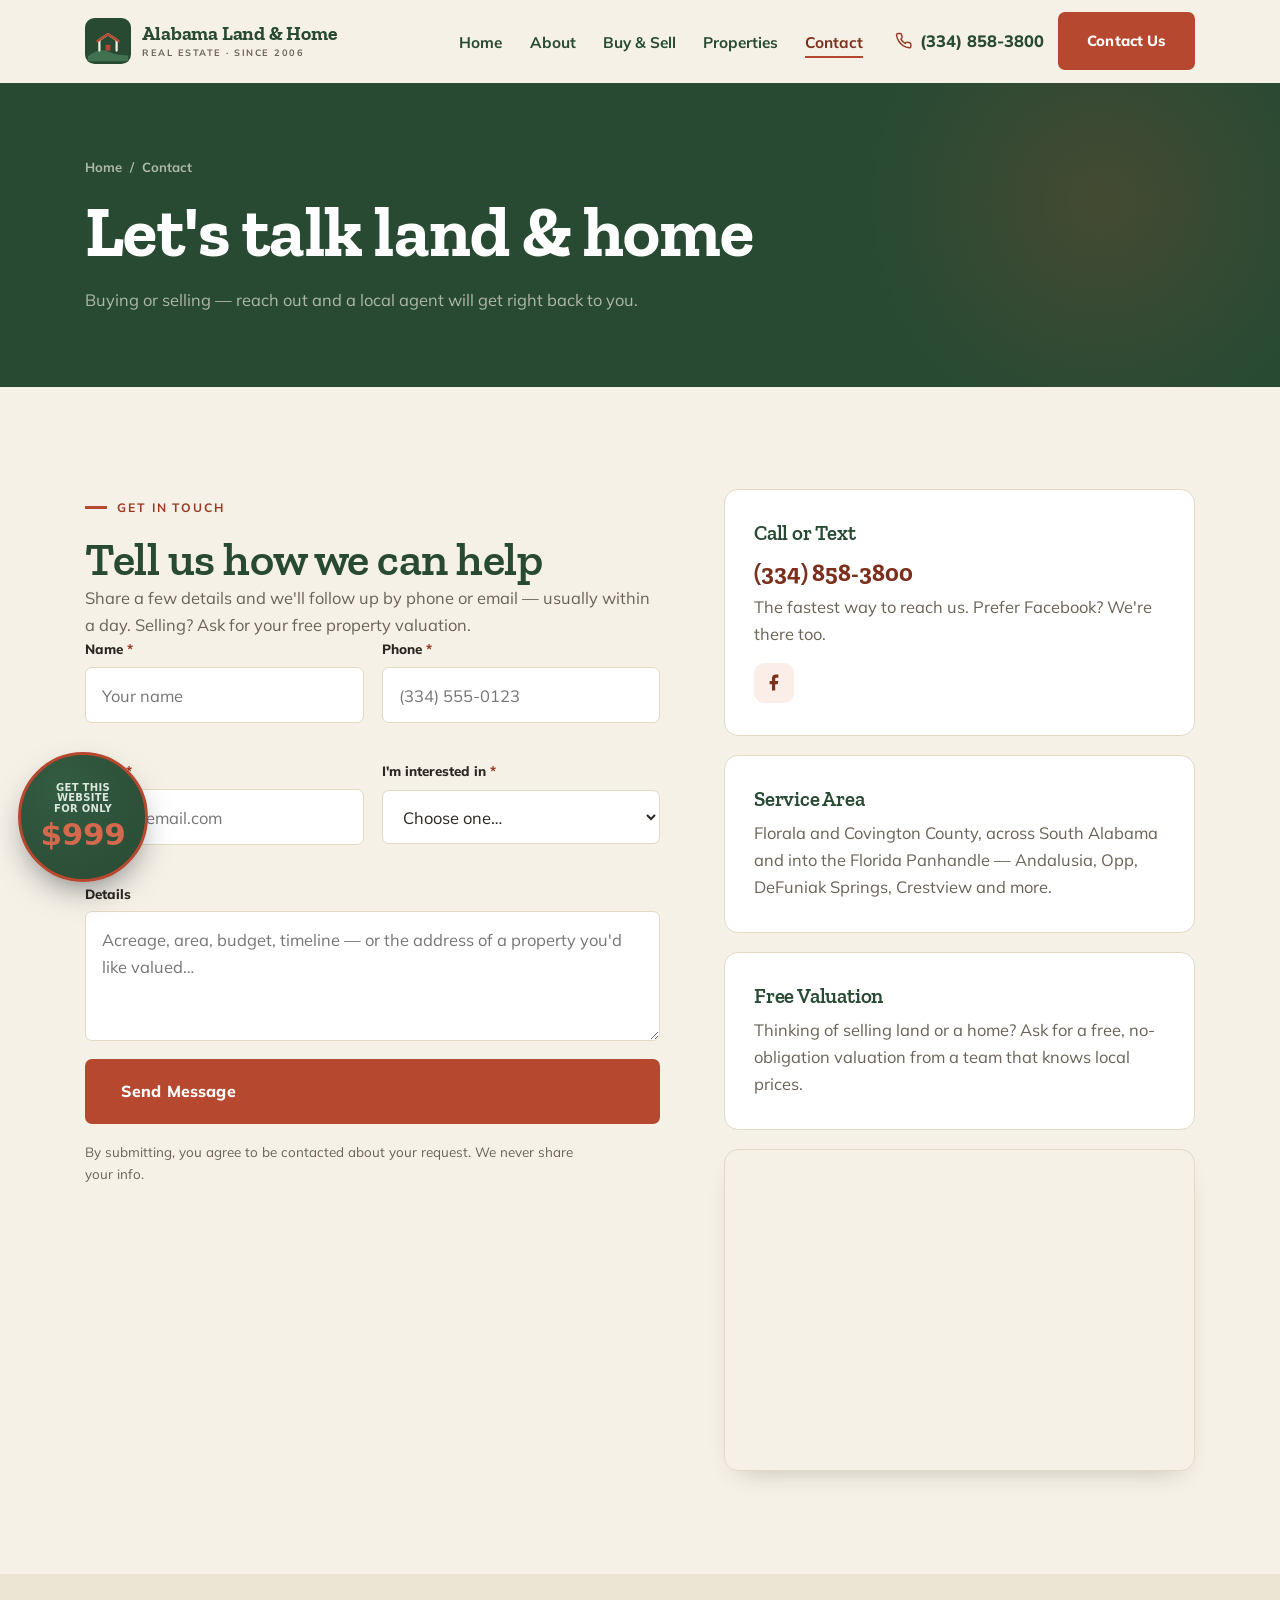
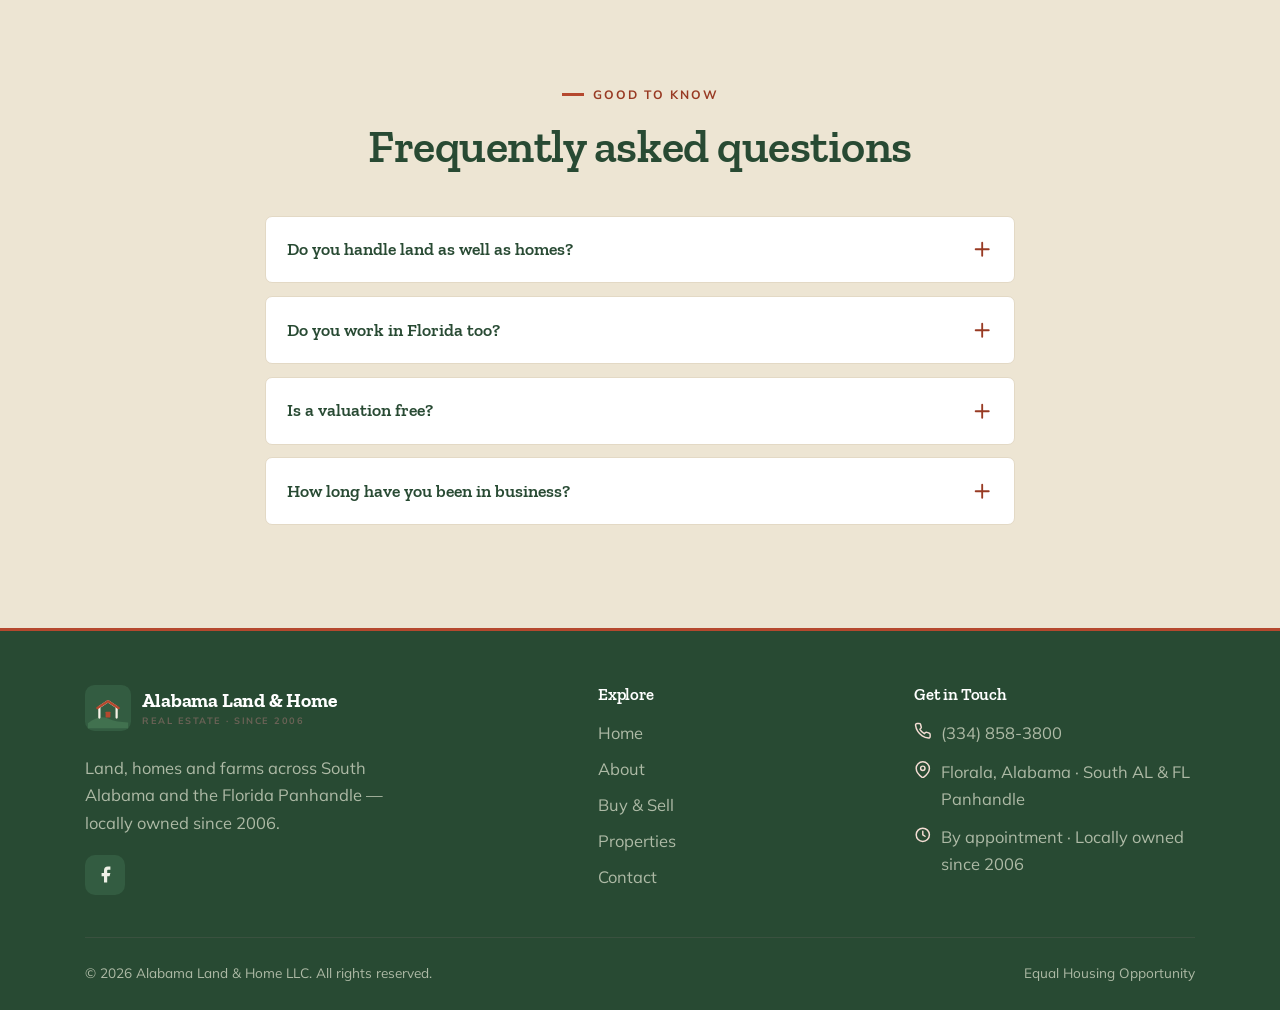
<file: contact.html>
<!DOCTYPE html>
<html lang="en" class="no-js">
<head>
  <meta charset="UTF-8" />
  <meta name="viewport" content="width=device-width, initial-scale=1.0" />
  <title>Contact | Alabama Land &amp; Home LLC — Florala, AL</title>
  <meta name="description" content="Contact Alabama Land & Home LLC to buy or sell land, a home or a farm in South Alabama and the Florida Panhandle. Call (334) 858-3800." />
  <meta name="theme-color" content="#284a33" />
  <link rel="icon" href="assets/icons/favicon.svg" type="image/svg+xml" />
  <link rel="preconnect" href="https://fonts.googleapis.com" />
  <link rel="preconnect" href="https://fonts.gstatic.com" crossorigin />
  <link href="https://fonts.googleapis.com/css2?family=Zilla+Slab:wght@500;600;700&family=Mulish:wght@400;500;600;700;800&display=swap" rel="stylesheet" />
  <link rel="stylesheet" href="css/style.css" />
</head>
<body>
  <a class="skip-link" href="#main">Skip to content</a>

  <header class="header">
    <div class="container">
      <nav class="nav" aria-label="Primary">
        <a href="index.html" class="logo" aria-label="Alabama Land & Home — home">
          <svg class="logo__mark" viewBox="0 0 48 48" aria-hidden="true">
            <rect width="48" height="48" rx="10" fill="#284a33"/>
            <path d="M3 40 Q15 31 24 35 T45 39 V45 H3 Z" fill="#41714f"/>
            <path d="M15 34V23l9-6 9 6v11" fill="none" stroke="#f6f1e6" stroke-width="2.3" stroke-linejoin="round" stroke-linecap="round"/>
            <path d="M13 24l11-7 11 7" fill="none" stroke="#b5482e" stroke-width="2.6" stroke-linejoin="round" stroke-linecap="round"/>
            <rect x="21.5" y="28" width="5" height="6" rx="0.5" fill="#b5482e"/>
          </svg>
          <span class="logo__name">Alabama Land &amp; Home<small>Real Estate · Since 2006</small></span>
        </a>
        <div class="nav__menu" id="nav-menu">
          <ul class="nav__links">
            <li><a class="nav__link" href="index.html">Home</a></li>
            <li><a class="nav__link" href="about.html">About</a></li>
            <li><a class="nav__link" href="services.html">Buy &amp; Sell</a></li>
            <li><a class="nav__link" href="gallery.html">Properties</a></li>
            <li><a class="nav__link" href="contact.html">Contact</a></li>
          </ul>
          <div class="nav__actions">
            <a href="tel:+13348583800" class="nav__phone" aria-label="Call (334) 858-3800">
              <svg viewBox="0 0 24 24" fill="none" stroke="currentColor" stroke-width="2" stroke-linecap="round" stroke-linejoin="round" aria-hidden="true"><path d="M22 16.92v3a2 2 0 0 1-2.18 2 19.79 19.79 0 0 1-8.63-3.07 19.5 19.5 0 0 1-6-6 19.79 19.79 0 0 1-3.07-8.67A2 2 0 0 1 4.11 2h3a2 2 0 0 1 2 1.72c.13.96.36 1.9.7 2.81a2 2 0 0 1-.45 2.11L8.09 9.91a16 16 0 0 0 6 6l1.27-1.27a2 2 0 0 1 2.11-.45c.91.34 1.85.57 2.81.7A2 2 0 0 1 22 16.92Z"/></svg>
              (334) 858-3800
            </a>
            <a href="contact.html" class="btn">Contact Us</a>
          </div>
        </div>
        <button class="nav__toggle" aria-label="Toggle menu" aria-controls="nav-menu" aria-expanded="false"><span></span></button>
      </nav>
    </div>
  </header>
  <div class="nav-scrim" aria-hidden="true"></div>

  <main id="main">
    <section class="pagehero">
      <div class="container pagehero__inner">
        <nav class="crumbs" aria-label="Breadcrumb"><a href="index.html">Home</a> / <span>Contact</span></nav>
        <h1>Let's talk land &amp; home</h1>
        <p>Buying or selling — reach out and a local agent will get right back to you.</p>
      </div>
    </section>

    <section class="section">
      <div class="container split split--wide-left" style="align-items:start">

        <!-- FORM -->
        <div class="reveal">
          <span class="eyebrow">Get in Touch</span>
          <h2 style="margin-top:1rem">Tell us how we can help</h2>
          <p class="muted">Share a few details and we'll follow up by phone or email — usually within a day. Selling? Ask for your free property valuation.</p>

          <div class="form__success" id="form-success" role="status">
            <strong>Thank you — message received.</strong><br>
            We'll be in touch soon. Want to talk now? Call <a href="tel:+13348583800" style="color:var(--rust-700);text-decoration:underline">(334) 858-3800</a>.
          </div>

          <form class="form" id="lead-form" novalidate>
            <div class="form__row">
              <div class="field" data-validate>
                <label for="name">Name <span class="req">*</span></label>
                <input id="name" name="name" type="text" autocomplete="name" placeholder="Your name" />
                <span class="field__error" aria-live="polite"></span>
              </div>
              <div class="field" data-validate>
                <label for="phone">Phone <span class="req">*</span></label>
                <input id="phone" name="phone" type="tel" data-type="phone" autocomplete="tel" placeholder="(334) 555-0123" />
                <span class="field__error" aria-live="polite"></span>
              </div>
            </div>
            <div class="form__row">
              <div class="field" data-validate>
                <label for="email">Email <span class="req">*</span></label>
                <input id="email" name="email" type="email" data-type="email" autocomplete="email" placeholder="you@email.com" />
                <span class="field__error" aria-live="polite"></span>
              </div>
              <div class="field" data-validate>
                <label for="intent">I'm interested in <span class="req">*</span></label>
                <select id="intent" name="intent">
                  <option value="">Choose one…</option>
                  <option>Buying land / acreage</option>
                  <option>Buying a home</option>
                  <option>Buying a farm</option>
                  <option>Selling my property</option>
                  <option>A free valuation</option>
                  <option>Just have questions</option>
                </select>
                <span class="field__error" aria-live="polite"></span>
              </div>
            </div>
            <div class="field">
              <label for="message">Details</label>
              <textarea id="message" name="message" placeholder="Acreage, area, budget, timeline — or the address of a property you'd like valued…"></textarea>
            </div>
            <button type="submit" class="btn btn--lg">Send Message</button>
            <p class="muted" style="font-size:.84rem">By submitting, you agree to be contacted about your request. We never share your info.</p>
          </form>
        </div>

        <!-- DETAILS -->
        <div class="reveal" data-delay="1">
          <div class="duo__card" style="margin-bottom:1.2rem">
            <h3 style="font-size:1.3rem">Call or Text</h3>
            <p><a href="tel:+13348583800" style="font-family:var(--ff-display);font-weight:700;font-size:1.5rem;color:var(--rust-700)">(334) 858-3800</a></p>
            <p class="muted">The fastest way to reach us. Prefer Facebook? We're there too.</p>
            <div class="footer__social" style="margin-top:1rem">
              <a href="https://www.facebook.com/alabamalandandhome/" target="_blank" rel="noopener" aria-label="Facebook" style="background:var(--rust-50);color:var(--rust-700)"><svg viewBox="0 0 24 24" fill="currentColor"><path d="M18 2h-3a5 5 0 0 0-5 5v3H7v4h3v8h4v-8h3l1-4h-4V7a1 1 0 0 1 1-1h3z"/></svg></a>
            </div>
          </div>
          <div class="duo__card" style="margin-bottom:1.2rem">
            <h3 style="font-size:1.3rem">Service Area</h3>
            <p class="muted">Florala and Covington County, across South Alabama and into the Florida Panhandle — Andalusia, Opp, DeFuniak Springs, Crestview and more.</p>
          </div>
          <div class="duo__card" style="margin-bottom:1.2rem">
            <h3 style="font-size:1.3rem">Free Valuation</h3>
            <p class="muted">Thinking of selling land or a home? Ask for a free, no-obligation valuation from a team that knows local prices.</p>
          </div>
          <div class="area__map">
            <iframe title="Alabama Land & Home service area — Florala, Alabama"
              src="https://www.google.com/maps?q=Florala,%20Alabama&output=embed"
              loading="lazy" referrerpolicy="no-referrer-when-downgrade"></iframe>
          </div>
        </div>
      </div>
    </section>

    <!-- FAQ -->
    <section class="section section--cream">
      <div class="container" style="max-width:820px">
        <div class="section-head section-head--center reveal">
          <span class="eyebrow eyebrow--center">Good to Know</span>
          <h2 style="margin-top:1rem">Frequently asked questions</h2>
        </div>
        <div class="faq reveal">
          <div class="faq__item">
            <button class="faq__q" type="button">Do you handle land as well as homes? <svg class="ic" viewBox="0 0 24 24" fill="none" stroke="currentColor" stroke-width="2" stroke-linecap="round" stroke-linejoin="round"><line x1="12" y1="5" x2="12" y2="19"/><line x1="5" y1="12" x2="19" y2="12"/></svg></button>
            <div class="faq__a"><p>Absolutely — land is our specialty, right alongside homes and farms. Hunting land, timber, acreage, build sites and country properties of all kinds.</p></div>
          </div>
          <div class="faq__item">
            <button class="faq__q" type="button">Do you work in Florida too? <svg class="ic" viewBox="0 0 24 24" fill="none" stroke="currentColor" stroke-width="2" stroke-linecap="round" stroke-linejoin="round"><line x1="12" y1="5" x2="12" y2="19"/><line x1="5" y1="12" x2="19" y2="12"/></svg></button>
            <div class="faq__a"><p>Yes. Florala sits on the state line, so we serve South Alabama and reach into the Florida Panhandle — DeFuniak Springs, Crestview, Paxton and nearby.</p></div>
          </div>
          <div class="faq__item">
            <button class="faq__q" type="button">Is a valuation free? <svg class="ic" viewBox="0 0 24 24" fill="none" stroke="currentColor" stroke-width="2" stroke-linecap="round" stroke-linejoin="round"><line x1="12" y1="5" x2="12" y2="19"/><line x1="5" y1="12" x2="19" y2="12"/></svg></button>
            <div class="faq__a"><p>Yes — free and no obligation. We'll give you an honest read on what your land or home could sell for in today's market.</p></div>
          </div>
          <div class="faq__item">
            <button class="faq__q" type="button">How long have you been in business? <svg class="ic" viewBox="0 0 24 24" fill="none" stroke="currentColor" stroke-width="2" stroke-linecap="round" stroke-linejoin="round"><line x1="12" y1="5" x2="12" y2="19"/><line x1="5" y1="12" x2="19" y2="12"/></svg></button>
            <div class="faq__a"><p>Alabama Land &amp; Home has been locally owned and serving the area since 2006 — nearly twenty years of helping neighbors buy and sell.</p></div>
          </div>
        </div>
      </div>
    </section>
  </main>

  <footer class="footer">
    <div class="container">
      <div class="footer__grid">
        <div class="footer__about">
          <a href="index.html" class="logo" aria-label="Alabama Land & Home — home">
            <svg class="logo__mark" viewBox="0 0 48 48" aria-hidden="true">
              <rect width="48" height="48" rx="10" fill="#335c41"/>
              <path d="M3 40 Q15 31 24 35 T45 39 V45 H3 Z" fill="#41714f"/>
              <path d="M15 34V23l9-6 9 6v11" fill="none" stroke="#f6f1e6" stroke-width="2.3" stroke-linejoin="round" stroke-linecap="round"/>
              <path d="M13 24l11-7 11 7" fill="none" stroke="#b5482e" stroke-width="2.6" stroke-linejoin="round" stroke-linecap="round"/>
              <rect x="21.5" y="28" width="5" height="6" rx="0.5" fill="#b5482e"/>
            </svg>
            <span class="logo__name">Alabama Land &amp; Home<small>Real Estate · Since 2006</small></span>
          </a>
          <p>Land, homes and farms across South Alabama and the Florida Panhandle — locally owned since 2006.</p>
          <div class="footer__social">
            <a href="https://www.facebook.com/alabamalandandhome/" target="_blank" rel="noopener" aria-label="Alabama Land & Home on Facebook"><svg viewBox="0 0 24 24" fill="currentColor"><path d="M18 2h-3a5 5 0 0 0-5 5v3H7v4h3v8h4v-8h3l1-4h-4V7a1 1 0 0 1 1-1h3z"/></svg></a>
          </div>
        </div>
        <div>
          <h4>Explore</h4>
          <ul class="footer__links">
            <li><a href="index.html">Home</a></li>
            <li><a href="about.html">About</a></li>
            <li><a href="services.html">Buy &amp; Sell</a></li>
            <li><a href="gallery.html">Properties</a></li>
            <li><a href="contact.html">Contact</a></li>
          </ul>
        </div>
        <div>
          <h4>Get in Touch</h4>
          <ul class="footer__contact">
            <li><svg viewBox="0 0 24 24" fill="none" stroke="currentColor" stroke-width="2" stroke-linecap="round" stroke-linejoin="round"><path d="M22 16.92v3a2 2 0 0 1-2.18 2 19.79 19.79 0 0 1-8.63-3.07 19.5 19.5 0 0 1-6-6 19.79 19.79 0 0 1-3.07-8.67A2 2 0 0 1 4.11 2h3a2 2 0 0 1 2 1.72c.13.96.36 1.9.7 2.81a2 2 0 0 1-.45 2.11L8.09 9.91a16 16 0 0 0 6 6l1.27-1.27a2 2 0 0 1 2.11-.45c.91.34 1.85.57 2.81.7A2 2 0 0 1 22 16.92Z"/></svg><a href="tel:+13348583800">(334) 858-3800</a></li>
            <li><svg viewBox="0 0 24 24" fill="none" stroke="currentColor" stroke-width="2" stroke-linecap="round" stroke-linejoin="round"><path d="M21 10c0 7-9 13-9 13s-9-6-9-13a9 9 0 0 1 18 0Z"/><circle cx="12" cy="10" r="3"/></svg><span>Florala, Alabama · South AL &amp; FL Panhandle</span></li>
            <li><svg viewBox="0 0 24 24" fill="none" stroke="currentColor" stroke-width="2" stroke-linecap="round" stroke-linejoin="round"><circle cx="12" cy="12" r="9"/><polyline points="12 7 12 12 15 14"/></svg><span>By appointment · Locally owned since 2006</span></li>
          </ul>
        </div>
      </div>
      <div class="footer__bottom">
        <span>&copy; <span id="year">2026</span> Alabama Land &amp; Home LLC. All rights reserved.</span>
        <span>Equal Housing Opportunity</span>
      </div>
    </div>
  </footer>

  <button class="to-top" aria-label="Back to top"><svg viewBox="0 0 24 24" fill="none" stroke="currentColor" stroke-width="2.4" stroke-linecap="round" stroke-linejoin="round" width="20" height="20"><polyline points="18 15 12 9 6 15"/></svg></button>
  <nav class="callbar" aria-label="Quick actions">
    <a href="tel:+13348583800"><svg viewBox="0 0 24 24" fill="none" stroke="currentColor" stroke-width="2" stroke-linecap="round" stroke-linejoin="round"><path d="M22 16.92v3a2 2 0 0 1-2.18 2 19.79 19.79 0 0 1-8.63-3.07 19.5 19.5 0 0 1-6-6 19.79 19.79 0 0 1-3.07-8.67A2 2 0 0 1 4.11 2h3a2 2 0 0 1 2 1.72c.13.96.36 1.9.7 2.81a2 2 0 0 1-.45 2.11L8.09 9.91a16 16 0 0 0 6 6l1.27-1.27a2 2 0 0 1 2.11-.45c.91.34 1.85.57 2.81.7A2 2 0 0 1 22 16.92Z"/></svg>Call</a>
    <a href="#lead-form"><svg viewBox="0 0 24 24" fill="none" stroke="currentColor" stroke-width="2" stroke-linecap="round" stroke-linejoin="round"><path d="M14 2H6a2 2 0 0 0-2 2v16a2 2 0 0 0 2 2h12a2 2 0 0 0 2-2V8z"/><polyline points="14 2 14 8 20 8"/></svg>Message</a>
  </nav>

  <script src="js/main.js" defer></script>

  <!-- aurora-cta : agency upsell button -->
  <a class="aurora-cta" href="https://auroraadv.co/?tab=wizard" target="_blank" rel="noopener" aria-label="Get this website for only $999 — built by Aurora">
    <span class="aurora-cta__top">Get this website<br>for only</span>
    <span class="aurora-cta__price">$999</span>
  </a>
  <style>
  .aurora-cta{position:fixed;left:18px;bottom:18px;z-index:58;width:130px;height:130px;border-radius:50%;display:flex;flex-direction:column;align-items:center;justify-content:center;text-align:center;gap:3px;padding:8px;background:radial-gradient(circle at 32% 26%,#335c41,#284a33);color:#fff;text-decoration:none;border:3px solid #b5482e;box-shadow:0 14px 32px -10px rgba(15,23,42,.55);font-family:system-ui,-apple-system,"Segoe UI",Roboto,sans-serif;line-height:1.08;transition:transform .2s ease,box-shadow .2s ease;}
  .aurora-cta:hover{transform:translateY(-3px) scale(1.05);box-shadow:0 20px 40px -10px rgba(15,23,42,.6);}
  .aurora-cta:focus-visible{outline:3px solid #b5482e;outline-offset:3px;}
  .aurora-cta__top{font-size:10px;font-weight:700;letter-spacing:.03em;text-transform:uppercase;color:#dce8de;}
  .aurora-cta__price{font-size:31px;font-weight:800;color:#d4694e;letter-spacing:-.01em;}
  @media (max-width:760px){.aurora-cta{width:106px;height:106px;left:12px;bottom:68px;border-width:2px;}.aurora-cta__top{font-size:8.5px;}.aurora-cta__price{font-size:25px;}}
  @media (prefers-reduced-motion:reduce){.aurora-cta{transition:none;}}
  </style>
</body>
</html>
</file>
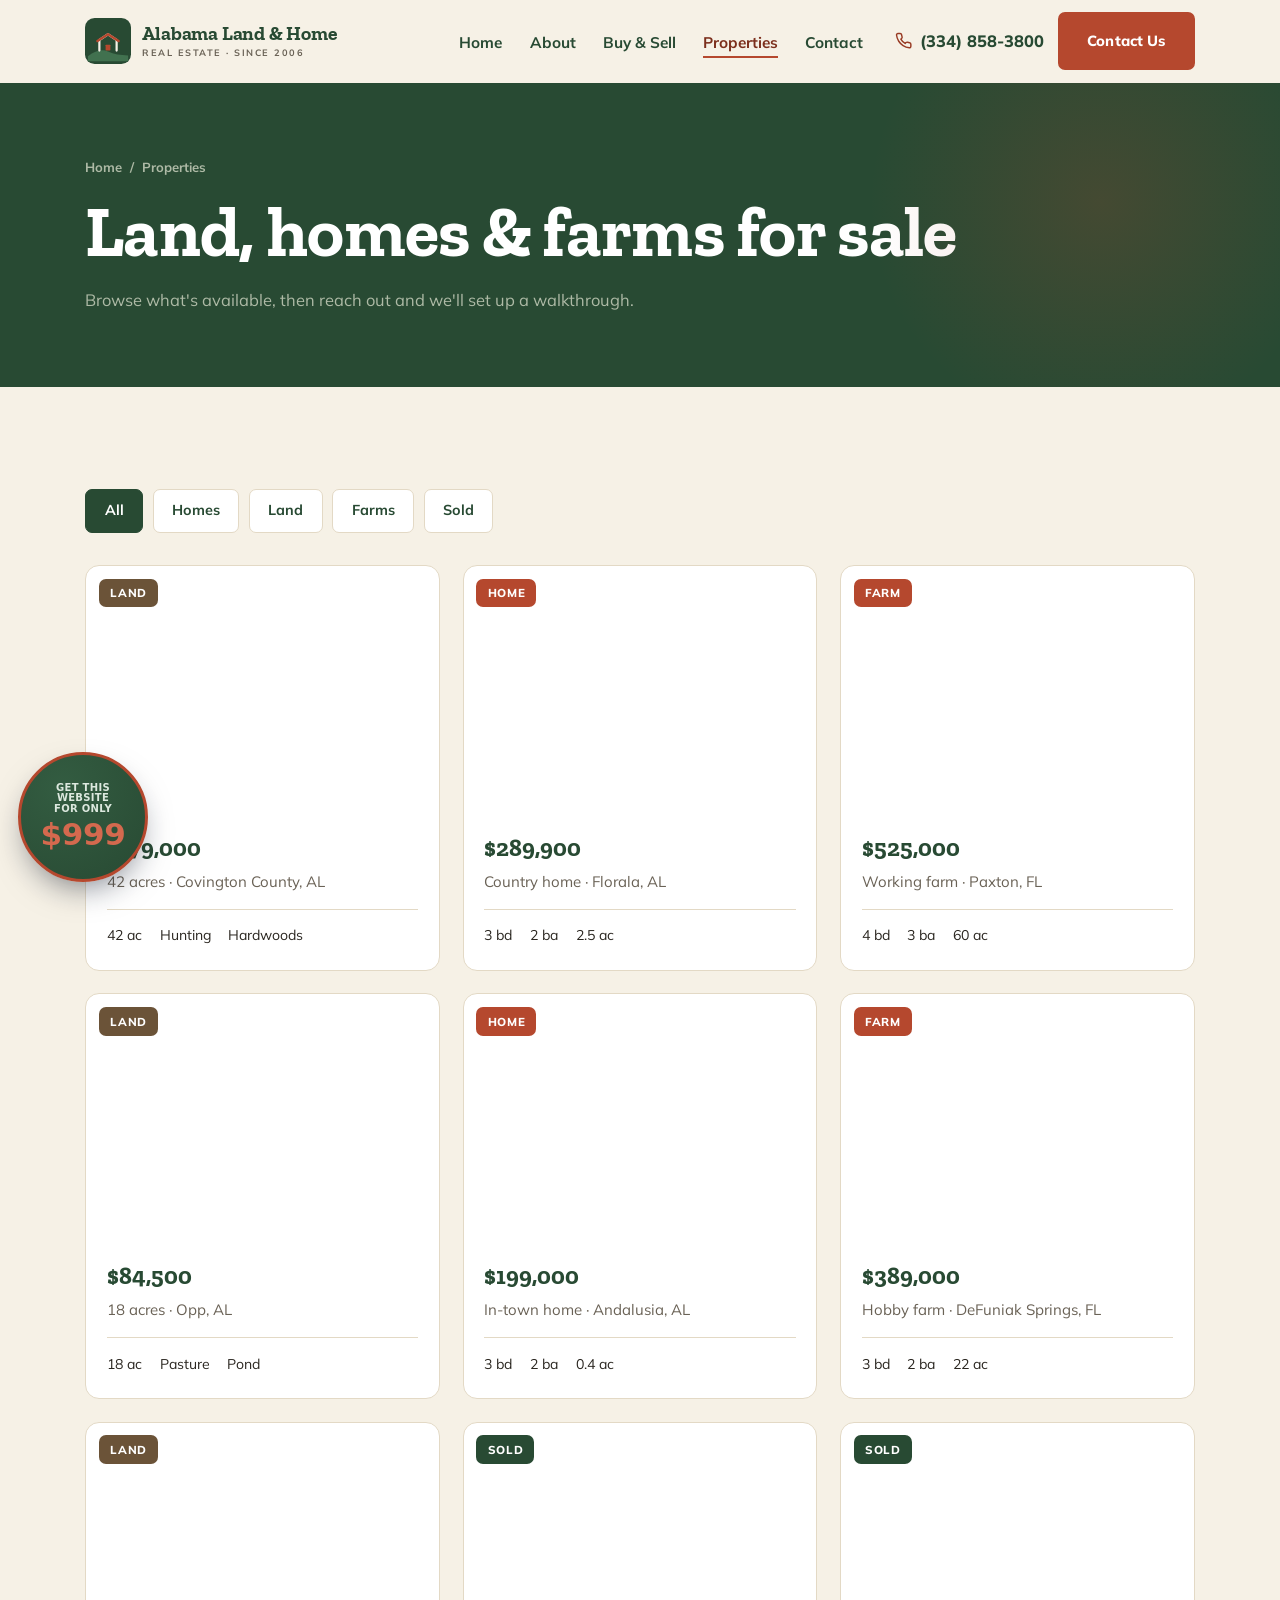
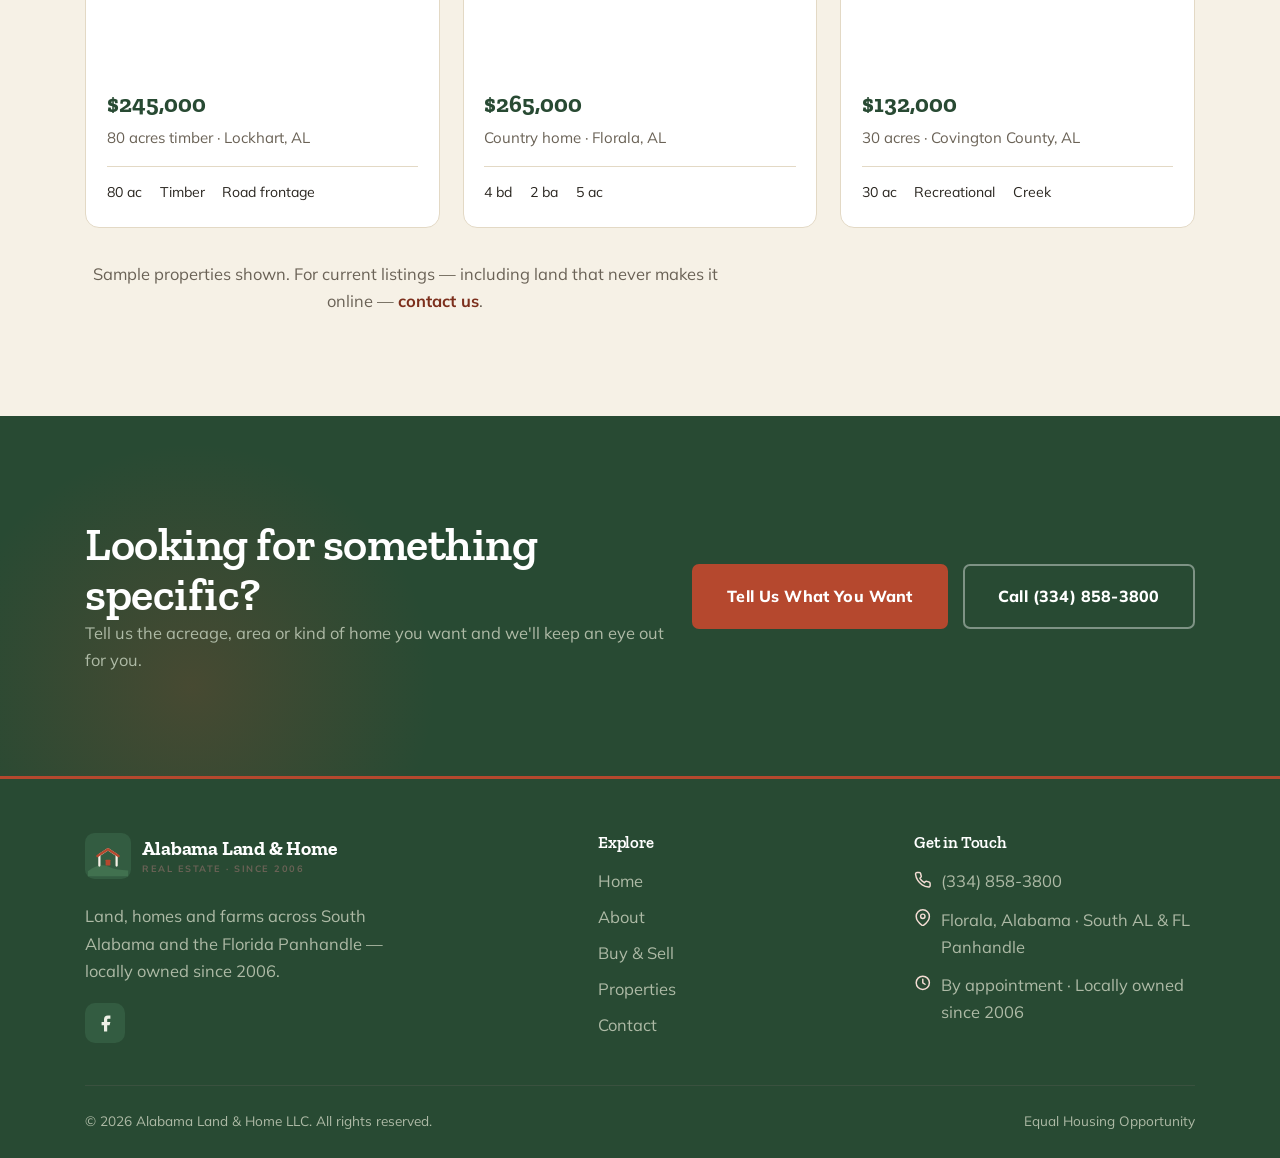
<file: gallery.html>
<!DOCTYPE html>
<html lang="en" class="no-js">
<head>
  <meta charset="UTF-8" />
  <meta name="viewport" content="width=device-width, initial-scale=1.0" />
  <title>Properties | Alabama Land &amp; Home LLC — Land, Homes &amp; Farms</title>
  <meta name="description" content="Browse land, homes and farms for sale across South Alabama and the Florida Panhandle with Alabama Land & Home LLC. Filter by property type." />
  <meta name="theme-color" content="#284a33" />
  <link rel="icon" href="assets/icons/favicon.svg" type="image/svg+xml" />
  <link rel="preconnect" href="https://fonts.googleapis.com" />
  <link rel="preconnect" href="https://fonts.gstatic.com" crossorigin />
  <link href="https://fonts.googleapis.com/css2?family=Zilla+Slab:wght@500;600;700&family=Mulish:wght@400;500;600;700;800&display=swap" rel="stylesheet" />
  <link rel="stylesheet" href="css/style.css" />
</head>
<body>
  <a class="skip-link" href="#main">Skip to content</a>

  <header class="header">
    <div class="container">
      <nav class="nav" aria-label="Primary">
        <a href="index.html" class="logo" aria-label="Alabama Land & Home — home">
          <svg class="logo__mark" viewBox="0 0 48 48" aria-hidden="true">
            <rect width="48" height="48" rx="10" fill="#284a33"/>
            <path d="M3 40 Q15 31 24 35 T45 39 V45 H3 Z" fill="#41714f"/>
            <path d="M15 34V23l9-6 9 6v11" fill="none" stroke="#f6f1e6" stroke-width="2.3" stroke-linejoin="round" stroke-linecap="round"/>
            <path d="M13 24l11-7 11 7" fill="none" stroke="#b5482e" stroke-width="2.6" stroke-linejoin="round" stroke-linecap="round"/>
            <rect x="21.5" y="28" width="5" height="6" rx="0.5" fill="#b5482e"/>
          </svg>
          <span class="logo__name">Alabama Land &amp; Home<small>Real Estate · Since 2006</small></span>
        </a>
        <div class="nav__menu" id="nav-menu">
          <ul class="nav__links">
            <li><a class="nav__link" href="index.html">Home</a></li>
            <li><a class="nav__link" href="about.html">About</a></li>
            <li><a class="nav__link" href="services.html">Buy &amp; Sell</a></li>
            <li><a class="nav__link" href="gallery.html">Properties</a></li>
            <li><a class="nav__link" href="contact.html">Contact</a></li>
          </ul>
          <div class="nav__actions">
            <a href="tel:+13348583800" class="nav__phone" aria-label="Call (334) 858-3800">
              <svg viewBox="0 0 24 24" fill="none" stroke="currentColor" stroke-width="2" stroke-linecap="round" stroke-linejoin="round" aria-hidden="true"><path d="M22 16.92v3a2 2 0 0 1-2.18 2 19.79 19.79 0 0 1-8.63-3.07 19.5 19.5 0 0 1-6-6 19.79 19.79 0 0 1-3.07-8.67A2 2 0 0 1 4.11 2h3a2 2 0 0 1 2 1.72c.13.96.36 1.9.7 2.81a2 2 0 0 1-.45 2.11L8.09 9.91a16 16 0 0 0 6 6l1.27-1.27a2 2 0 0 1 2.11-.45c.91.34 1.85.57 2.81.7A2 2 0 0 1 22 16.92Z"/></svg>
              (334) 858-3800
            </a>
            <a href="contact.html" class="btn">Contact Us</a>
          </div>
        </div>
        <button class="nav__toggle" aria-label="Toggle menu" aria-controls="nav-menu" aria-expanded="false"><span></span></button>
      </nav>
    </div>
  </header>
  <div class="nav-scrim" aria-hidden="true"></div>

  <main id="main">
    <section class="pagehero">
      <div class="container pagehero__inner">
        <nav class="crumbs" aria-label="Breadcrumb"><a href="index.html">Home</a> / <span>Properties</span></nav>
        <h1>Land, homes &amp; farms for sale</h1>
        <p>Browse what's available, then reach out and we'll set up a walkthrough.</p>
      </div>
    </section>

    <section class="section">
      <div class="container">
        <div class="filters reveal" role="group" aria-label="Filter properties">
          <button class="filter is-active" data-filter="all" aria-pressed="true">All</button>
          <button class="filter" data-filter="home" aria-pressed="false">Homes</button>
          <button class="filter" data-filter="land" aria-pressed="false">Land</button>
          <button class="filter" data-filter="farm" aria-pressed="false">Farms</button>
          <button class="filter" data-filter="sold" aria-pressed="false">Sold</button>
        </div>

        <!-- SAMPLE listings — replace with real inventory / MLS feed before launch. -->
        <div class="properties reveal">
          <article class="property" data-cat="land">
            <div class="property__media p-3"><span class="property__badge property__badge--land">Land</span></div>
            <div class="property__body"><div class="property__price">$179,000</div><div class="property__addr">42 acres · Covington County, AL</div><div class="property__meta"><span>42 ac</span><span>Hunting</span><span>Hardwoods</span></div></div>
          </article>
          <article class="property" data-cat="home">
            <div class="property__media p-1"><span class="property__badge">Home</span></div>
            <div class="property__body"><div class="property__price">$289,900</div><div class="property__addr">Country home · Florala, AL</div><div class="property__meta"><span>3 bd</span><span>2 ba</span><span>2.5 ac</span></div></div>
          </article>
          <article class="property" data-cat="farm">
            <div class="property__media p-5"><span class="property__badge">Farm</span></div>
            <div class="property__body"><div class="property__price">$525,000</div><div class="property__addr">Working farm · Paxton, FL</div><div class="property__meta"><span>4 bd</span><span>3 ba</span><span>60 ac</span></div></div>
          </article>
          <article class="property" data-cat="land">
            <div class="property__media p-4"><span class="property__badge property__badge--land">Land</span></div>
            <div class="property__body"><div class="property__price">$84,500</div><div class="property__addr">18 acres · Opp, AL</div><div class="property__meta"><span>18 ac</span><span>Pasture</span><span>Pond</span></div></div>
          </article>
          <article class="property" data-cat="home">
            <div class="property__media p-2"><span class="property__badge">Home</span></div>
            <div class="property__body"><div class="property__price">$199,000</div><div class="property__addr">In-town home · Andalusia, AL</div><div class="property__meta"><span>3 bd</span><span>2 ba</span><span>0.4 ac</span></div></div>
          </article>
          <article class="property" data-cat="farm">
            <div class="property__media p-6"><span class="property__badge">Farm</span></div>
            <div class="property__body"><div class="property__price">$389,000</div><div class="property__addr">Hobby farm · DeFuniak Springs, FL</div><div class="property__meta"><span>3 bd</span><span>2 ba</span><span>22 ac</span></div></div>
          </article>
          <article class="property" data-cat="land">
            <div class="property__media p-3"><span class="property__badge property__badge--land">Land</span></div>
            <div class="property__body"><div class="property__price">$245,000</div><div class="property__addr">80 acres timber · Lockhart, AL</div><div class="property__meta"><span>80 ac</span><span>Timber</span><span>Road frontage</span></div></div>
          </article>
          <article class="property" data-cat="sold">
            <div class="property__media p-1"><span class="property__badge property__badge--sold">Sold</span></div>
            <div class="property__body"><div class="property__price">$265,000</div><div class="property__addr">Country home · Florala, AL</div><div class="property__meta"><span>4 bd</span><span>2 ba</span><span>5 ac</span></div></div>
          </article>
          <article class="property" data-cat="sold">
            <div class="property__media p-5"><span class="property__badge property__badge--sold">Sold</span></div>
            <div class="property__body"><div class="property__price">$132,000</div><div class="property__addr">30 acres · Covington County, AL</div><div class="property__meta"><span>30 ac</span><span>Recreational</span><span>Creek</span></div></div>
          </article>
        </div>
        <p class="text-center mt-2 muted">Sample properties shown. For current listings — including land that never makes it online — <a href="contact.html" style="color:var(--rust-700);font-weight:700">contact us</a>.</p>
      </div>
    </section>

    <section class="section cta">
      <div class="container cta__inner">
        <div class="reveal">
          <h2>Looking for something specific?</h2>
          <p>Tell us the acreage, area or kind of home you want and we'll keep an eye out for you.</p>
        </div>
        <div class="hero__actions reveal" data-delay="1">
          <a href="contact.html" class="btn btn--lg">Tell Us What You Want</a>
          <a href="tel:+13348583800" class="btn btn--ghost-light btn--lg">Call (334) 858-3800</a>
        </div>
      </div>
    </section>
  </main>

  <footer class="footer">
    <div class="container">
      <div class="footer__grid">
        <div class="footer__about">
          <a href="index.html" class="logo" aria-label="Alabama Land & Home — home">
            <svg class="logo__mark" viewBox="0 0 48 48" aria-hidden="true">
              <rect width="48" height="48" rx="10" fill="#335c41"/>
              <path d="M3 40 Q15 31 24 35 T45 39 V45 H3 Z" fill="#41714f"/>
              <path d="M15 34V23l9-6 9 6v11" fill="none" stroke="#f6f1e6" stroke-width="2.3" stroke-linejoin="round" stroke-linecap="round"/>
              <path d="M13 24l11-7 11 7" fill="none" stroke="#b5482e" stroke-width="2.6" stroke-linejoin="round" stroke-linecap="round"/>
              <rect x="21.5" y="28" width="5" height="6" rx="0.5" fill="#b5482e"/>
            </svg>
            <span class="logo__name">Alabama Land &amp; Home<small>Real Estate · Since 2006</small></span>
          </a>
          <p>Land, homes and farms across South Alabama and the Florida Panhandle — locally owned since 2006.</p>
          <div class="footer__social">
            <a href="https://www.facebook.com/alabamalandandhome/" target="_blank" rel="noopener" aria-label="Alabama Land & Home on Facebook"><svg viewBox="0 0 24 24" fill="currentColor"><path d="M18 2h-3a5 5 0 0 0-5 5v3H7v4h3v8h4v-8h3l1-4h-4V7a1 1 0 0 1 1-1h3z"/></svg></a>
          </div>
        </div>
        <div>
          <h4>Explore</h4>
          <ul class="footer__links">
            <li><a href="index.html">Home</a></li>
            <li><a href="about.html">About</a></li>
            <li><a href="services.html">Buy &amp; Sell</a></li>
            <li><a href="gallery.html">Properties</a></li>
            <li><a href="contact.html">Contact</a></li>
          </ul>
        </div>
        <div>
          <h4>Get in Touch</h4>
          <ul class="footer__contact">
            <li><svg viewBox="0 0 24 24" fill="none" stroke="currentColor" stroke-width="2" stroke-linecap="round" stroke-linejoin="round"><path d="M22 16.92v3a2 2 0 0 1-2.18 2 19.79 19.79 0 0 1-8.63-3.07 19.5 19.5 0 0 1-6-6 19.79 19.79 0 0 1-3.07-8.67A2 2 0 0 1 4.11 2h3a2 2 0 0 1 2 1.72c.13.96.36 1.9.7 2.81a2 2 0 0 1-.45 2.11L8.09 9.91a16 16 0 0 0 6 6l1.27-1.27a2 2 0 0 1 2.11-.45c.91.34 1.85.57 2.81.7A2 2 0 0 1 22 16.92Z"/></svg><a href="tel:+13348583800">(334) 858-3800</a></li>
            <li><svg viewBox="0 0 24 24" fill="none" stroke="currentColor" stroke-width="2" stroke-linecap="round" stroke-linejoin="round"><path d="M21 10c0 7-9 13-9 13s-9-6-9-13a9 9 0 0 1 18 0Z"/><circle cx="12" cy="10" r="3"/></svg><span>Florala, Alabama · South AL &amp; FL Panhandle</span></li>
            <li><svg viewBox="0 0 24 24" fill="none" stroke="currentColor" stroke-width="2" stroke-linecap="round" stroke-linejoin="round"><circle cx="12" cy="12" r="9"/><polyline points="12 7 12 12 15 14"/></svg><span>By appointment · Locally owned since 2006</span></li>
          </ul>
        </div>
      </div>
      <div class="footer__bottom">
        <span>&copy; <span id="year">2026</span> Alabama Land &amp; Home LLC. All rights reserved.</span>
        <span>Equal Housing Opportunity</span>
      </div>
    </div>
  </footer>

  <button class="to-top" aria-label="Back to top"><svg viewBox="0 0 24 24" fill="none" stroke="currentColor" stroke-width="2.4" stroke-linecap="round" stroke-linejoin="round" width="20" height="20"><polyline points="18 15 12 9 6 15"/></svg></button>
  <nav class="callbar" aria-label="Quick actions">
    <a href="tel:+13348583800"><svg viewBox="0 0 24 24" fill="none" stroke="currentColor" stroke-width="2" stroke-linecap="round" stroke-linejoin="round"><path d="M22 16.92v3a2 2 0 0 1-2.18 2 19.79 19.79 0 0 1-8.63-3.07 19.5 19.5 0 0 1-6-6 19.79 19.79 0 0 1-3.07-8.67A2 2 0 0 1 4.11 2h3a2 2 0 0 1 2 1.72c.13.96.36 1.9.7 2.81a2 2 0 0 1-.45 2.11L8.09 9.91a16 16 0 0 0 6 6l1.27-1.27a2 2 0 0 1 2.11-.45c.91.34 1.85.57 2.81.7A2 2 0 0 1 22 16.92Z"/></svg>Call</a>
    <a href="contact.html"><svg viewBox="0 0 24 24" fill="none" stroke="currentColor" stroke-width="2" stroke-linecap="round" stroke-linejoin="round"><path d="M14 2H6a2 2 0 0 0-2 2v16a2 2 0 0 0 2 2h12a2 2 0 0 0 2-2V8z"/><polyline points="14 2 14 8 20 8"/></svg>Contact</a>
  </nav>

  <script src="js/main.js" defer></script>

  <!-- aurora-cta : agency upsell button -->
  <a class="aurora-cta" href="https://auroraadv.co/?tab=wizard" target="_blank" rel="noopener" aria-label="Get this website for only $999 — built by Aurora">
    <span class="aurora-cta__top">Get this website<br>for only</span>
    <span class="aurora-cta__price">$999</span>
  </a>
  <style>
  .aurora-cta{position:fixed;left:18px;bottom:18px;z-index:58;width:130px;height:130px;border-radius:50%;display:flex;flex-direction:column;align-items:center;justify-content:center;text-align:center;gap:3px;padding:8px;background:radial-gradient(circle at 32% 26%,#335c41,#284a33);color:#fff;text-decoration:none;border:3px solid #b5482e;box-shadow:0 14px 32px -10px rgba(15,23,42,.55);font-family:system-ui,-apple-system,"Segoe UI",Roboto,sans-serif;line-height:1.08;transition:transform .2s ease,box-shadow .2s ease;}
  .aurora-cta:hover{transform:translateY(-3px) scale(1.05);box-shadow:0 20px 40px -10px rgba(15,23,42,.6);}
  .aurora-cta:focus-visible{outline:3px solid #b5482e;outline-offset:3px;}
  .aurora-cta__top{font-size:10px;font-weight:700;letter-spacing:.03em;text-transform:uppercase;color:#dce8de;}
  .aurora-cta__price{font-size:31px;font-weight:800;color:#d4694e;letter-spacing:-.01em;}
  @media (max-width:760px){.aurora-cta{width:106px;height:106px;left:12px;bottom:68px;border-width:2px;}.aurora-cta__top{font-size:8.5px;}.aurora-cta__price{font-size:25px;}}
  @media (prefers-reduced-motion:reduce){.aurora-cta{transition:none;}}
  </style>
</body>
</html>
</file>
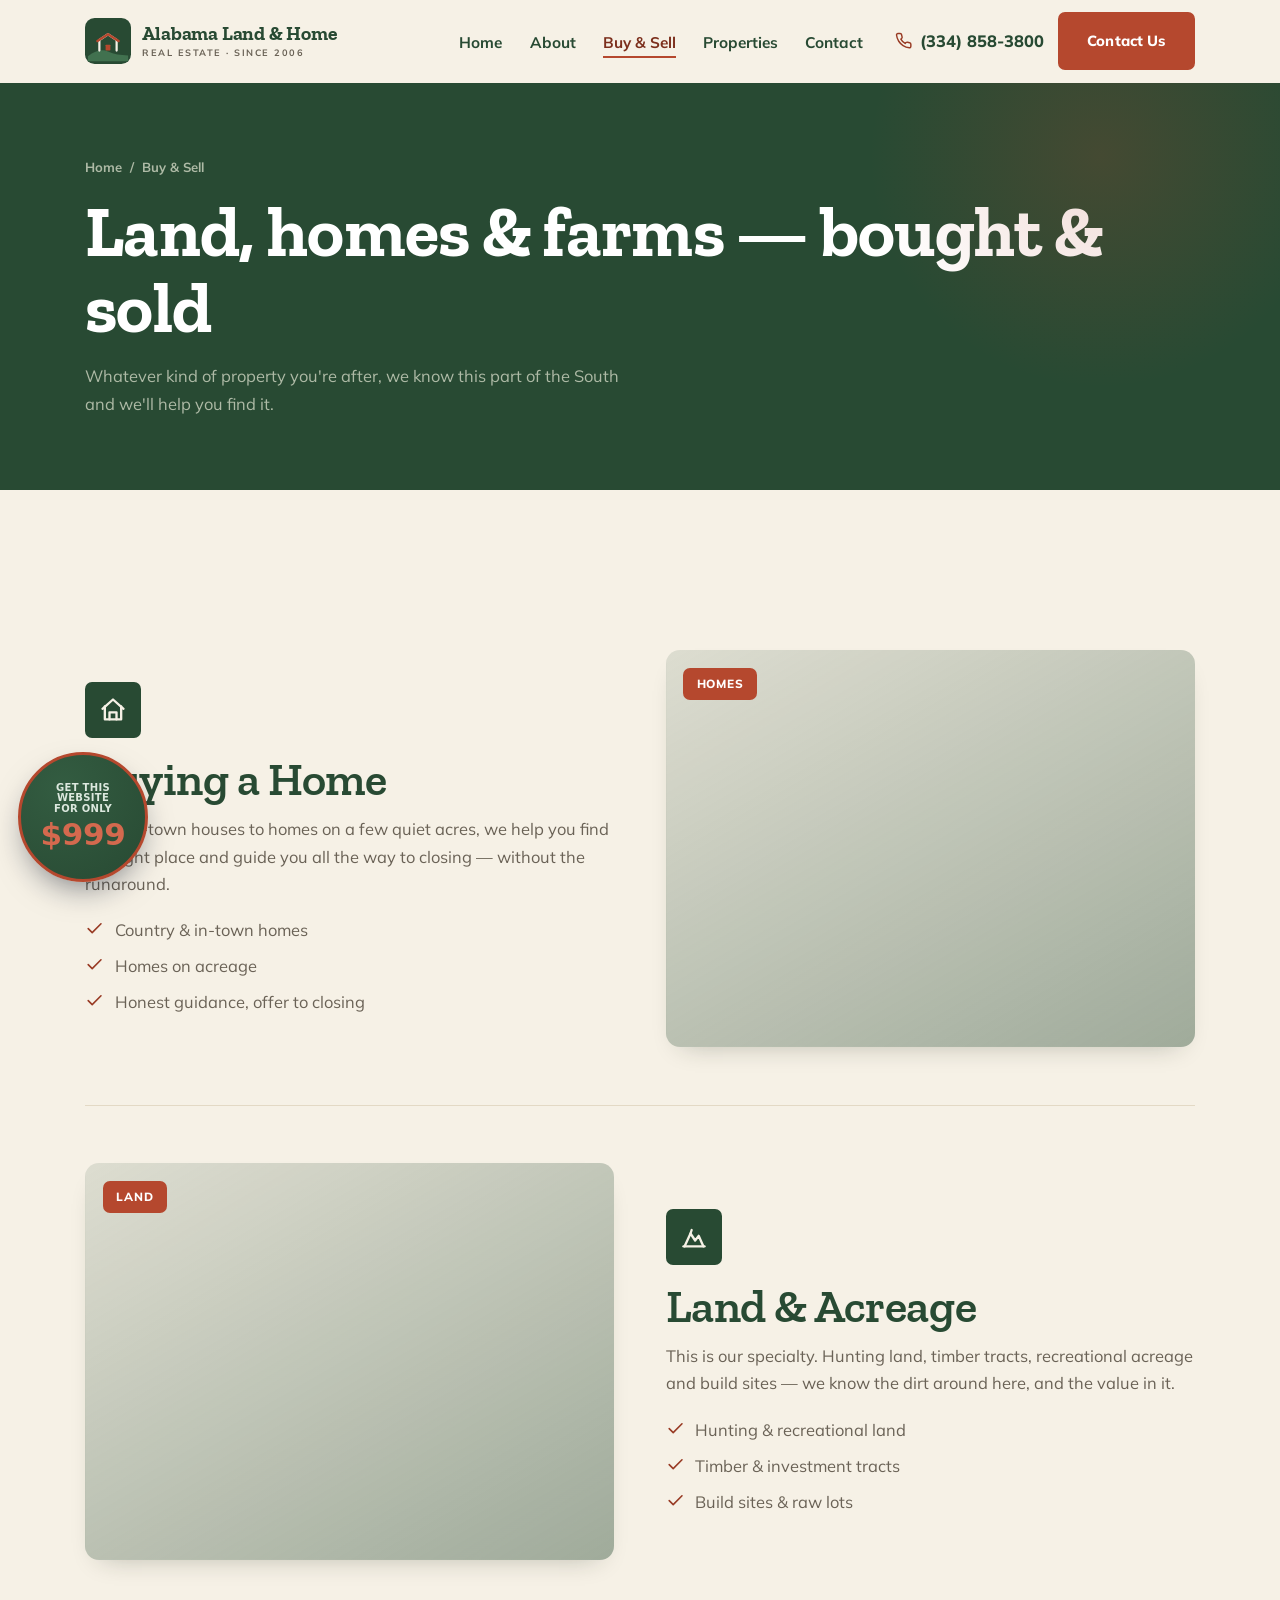
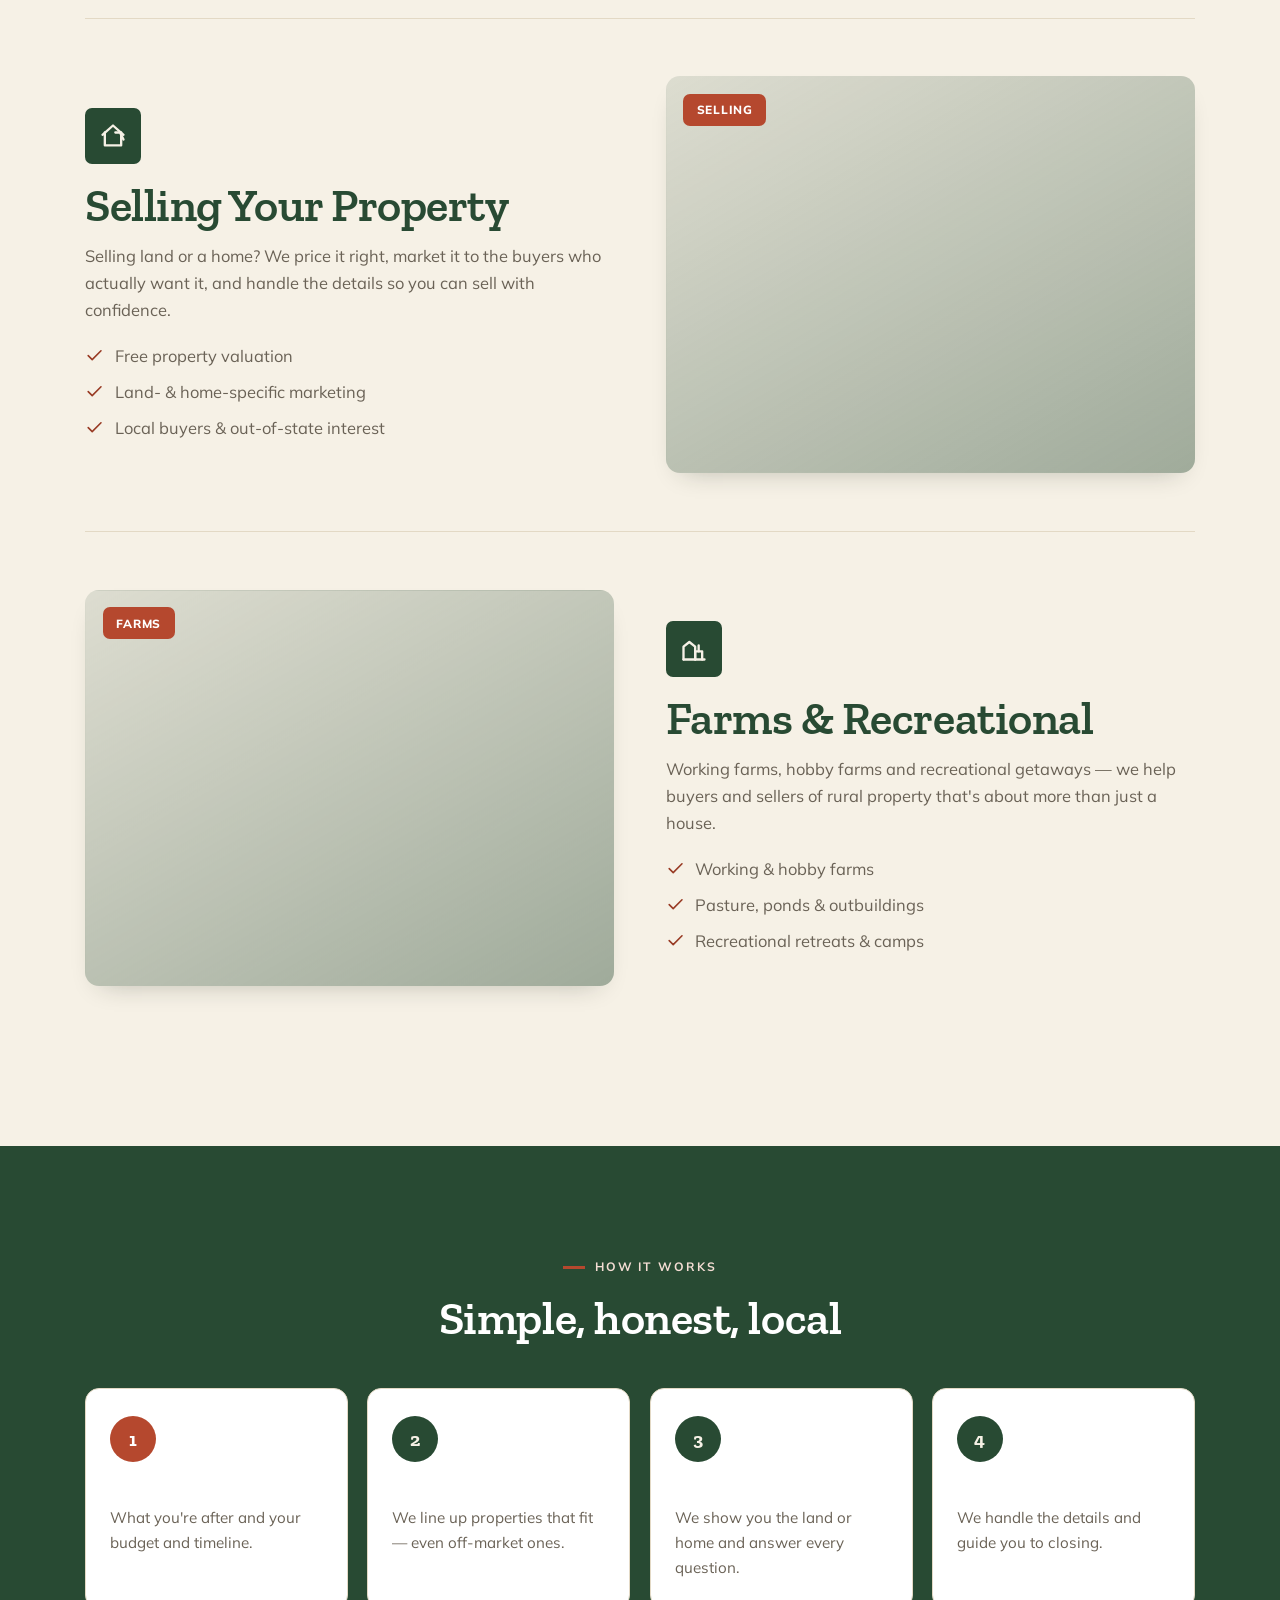
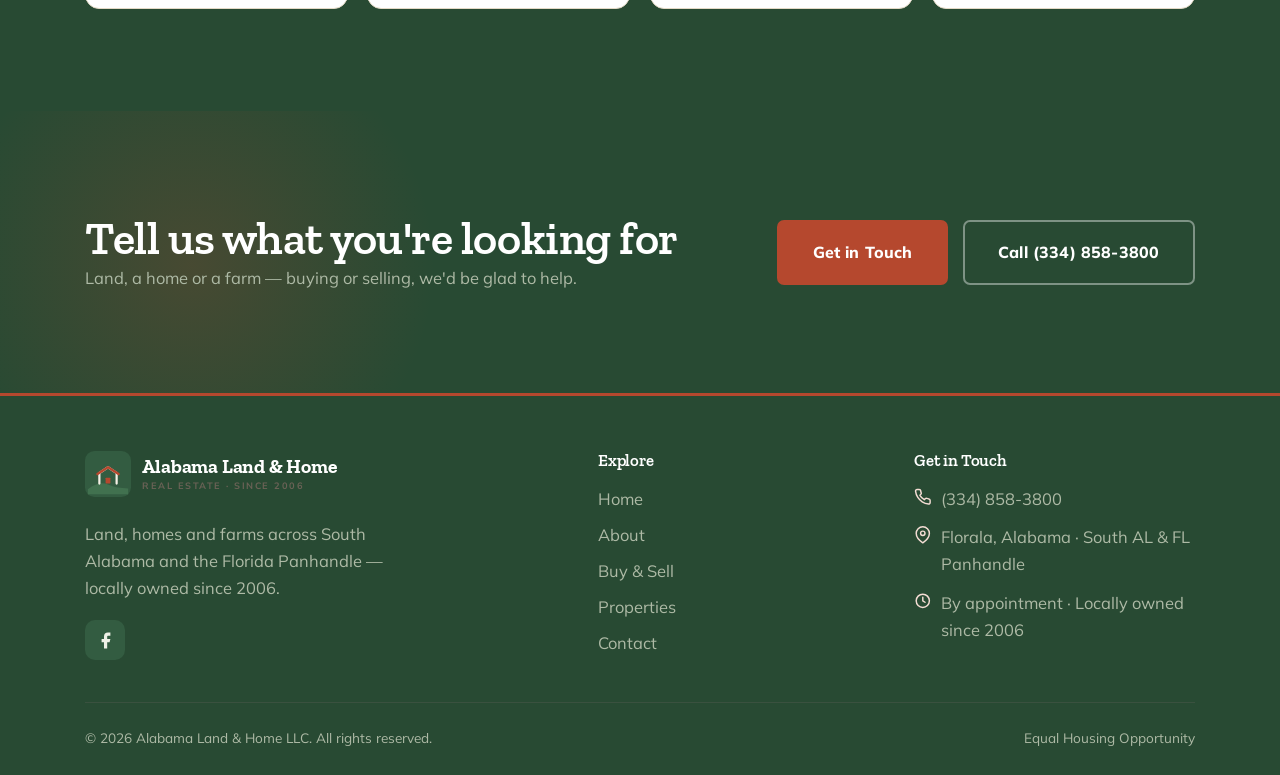
<file: services.html>
<!DOCTYPE html>
<html lang="en" class="no-js">
<head>
  <meta charset="UTF-8" />
  <meta name="viewport" content="width=device-width, initial-scale=1.0" />
  <title>Buying &amp; Selling | Alabama Land &amp; Home LLC</title>
  <meta name="description" content="Buy a home, land or a farm — or sell your property — across South Alabama and the Florida Panhandle with Alabama Land & Home LLC. Call (334) 858-3800." />
  <meta name="theme-color" content="#284a33" />
  <link rel="icon" href="assets/icons/favicon.svg" type="image/svg+xml" />
  <link rel="preconnect" href="https://fonts.googleapis.com" />
  <link rel="preconnect" href="https://fonts.gstatic.com" crossorigin />
  <link href="https://fonts.googleapis.com/css2?family=Zilla+Slab:wght@500;600;700&family=Mulish:wght@400;500;600;700;800&display=swap" rel="stylesheet" />
  <link rel="stylesheet" href="css/style.css" />
</head>
<body>
  <a class="skip-link" href="#main">Skip to content</a>

  <header class="header">
    <div class="container">
      <nav class="nav" aria-label="Primary">
        <a href="index.html" class="logo" aria-label="Alabama Land & Home — home">
          <svg class="logo__mark" viewBox="0 0 48 48" aria-hidden="true">
            <rect width="48" height="48" rx="10" fill="#284a33"/>
            <path d="M3 40 Q15 31 24 35 T45 39 V45 H3 Z" fill="#41714f"/>
            <path d="M15 34V23l9-6 9 6v11" fill="none" stroke="#f6f1e6" stroke-width="2.3" stroke-linejoin="round" stroke-linecap="round"/>
            <path d="M13 24l11-7 11 7" fill="none" stroke="#b5482e" stroke-width="2.6" stroke-linejoin="round" stroke-linecap="round"/>
            <rect x="21.5" y="28" width="5" height="6" rx="0.5" fill="#b5482e"/>
          </svg>
          <span class="logo__name">Alabama Land &amp; Home<small>Real Estate · Since 2006</small></span>
        </a>
        <div class="nav__menu" id="nav-menu">
          <ul class="nav__links">
            <li><a class="nav__link" href="index.html">Home</a></li>
            <li><a class="nav__link" href="about.html">About</a></li>
            <li><a class="nav__link" href="services.html">Buy &amp; Sell</a></li>
            <li><a class="nav__link" href="gallery.html">Properties</a></li>
            <li><a class="nav__link" href="contact.html">Contact</a></li>
          </ul>
          <div class="nav__actions">
            <a href="tel:+13348583800" class="nav__phone" aria-label="Call (334) 858-3800">
              <svg viewBox="0 0 24 24" fill="none" stroke="currentColor" stroke-width="2" stroke-linecap="round" stroke-linejoin="round" aria-hidden="true"><path d="M22 16.92v3a2 2 0 0 1-2.18 2 19.79 19.79 0 0 1-8.63-3.07 19.5 19.5 0 0 1-6-6 19.79 19.79 0 0 1-3.07-8.67A2 2 0 0 1 4.11 2h3a2 2 0 0 1 2 1.72c.13.96.36 1.9.7 2.81a2 2 0 0 1-.45 2.11L8.09 9.91a16 16 0 0 0 6 6l1.27-1.27a2 2 0 0 1 2.11-.45c.91.34 1.85.57 2.81.7A2 2 0 0 1 22 16.92Z"/></svg>
              (334) 858-3800
            </a>
            <a href="contact.html" class="btn">Contact Us</a>
          </div>
        </div>
        <button class="nav__toggle" aria-label="Toggle menu" aria-controls="nav-menu" aria-expanded="false"><span></span></button>
      </nav>
    </div>
  </header>
  <div class="nav-scrim" aria-hidden="true"></div>

  <main id="main">
    <section class="pagehero">
      <div class="container pagehero__inner">
        <nav class="crumbs" aria-label="Breadcrumb"><a href="index.html">Home</a> / <span>Buy &amp; Sell</span></nav>
        <h1>Land, homes &amp; farms — bought &amp; sold</h1>
        <p>Whatever kind of property you're after, we know this part of the South and we'll help you find it.</p>
      </div>
    </section>

    <section class="section">
      <div class="container">

        <article class="svc reveal" id="buying">
          <div>
            <div class="svc__ic"><svg viewBox="0 0 24 24" fill="none" stroke="currentColor" stroke-width="2" stroke-linecap="round" stroke-linejoin="round"><path d="M3 11l9-8 9 8"/><path d="M5 9v11h14V9"/><path d="M9 20v-6h6v6"/></svg></div>
            <h2>Buying a Home</h2>
            <p class="muted">From in-town houses to homes on a few quiet acres, we help you find the right place and guide you all the way to closing — without the runaround.</p>
            <ul class="ticks">
              <li><svg viewBox="0 0 24 24" fill="none" stroke="currentColor" stroke-width="2" stroke-linecap="round" stroke-linejoin="round"><polyline points="20 6 9 17 4 12"/></svg><span>Country &amp; in-town homes</span></li>
              <li><svg viewBox="0 0 24 24" fill="none" stroke="currentColor" stroke-width="2" stroke-linecap="round" stroke-linejoin="round"><polyline points="20 6 9 17 4 12"/></svg><span>Homes on acreage</span></li>
              <li><svg viewBox="0 0 24 24" fill="none" stroke="currentColor" stroke-width="2" stroke-linecap="round" stroke-linejoin="round"><polyline points="20 6 9 17 4 12"/></svg><span>Honest guidance, offer to closing</span></li>
            </ul>
          </div>
          <div class="svc__media" style="background-image:linear-gradient(150deg,rgba(40,74,51,.12),rgba(40,74,51,.42)),url('https://images.unsplash.com/photo-1565829262357-bf9669de2295?w=1200&q=70&auto=format&fit=crop');background-size:cover;background-position:center"><span class="pill">Homes</span></div>
        </article>

        <article class="svc reveal" id="land">
          <div>
            <div class="svc__ic"><svg viewBox="0 0 24 24" fill="none" stroke="currentColor" stroke-width="2" stroke-linecap="round" stroke-linejoin="round"><path d="M3 20h18"/><path d="M4 20l5-11 4 6 3-4 4 9"/><path d="M9 9l1-3"/></svg></div>
            <h2>Land &amp; Acreage</h2>
            <p class="muted">This is our specialty. Hunting land, timber tracts, recreational acreage and build sites — we know the dirt around here, and the value in it.</p>
            <ul class="ticks">
              <li><svg viewBox="0 0 24 24" fill="none" stroke="currentColor" stroke-width="2" stroke-linecap="round" stroke-linejoin="round"><polyline points="20 6 9 17 4 12"/></svg><span>Hunting &amp; recreational land</span></li>
              <li><svg viewBox="0 0 24 24" fill="none" stroke="currentColor" stroke-width="2" stroke-linecap="round" stroke-linejoin="round"><polyline points="20 6 9 17 4 12"/></svg><span>Timber &amp; investment tracts</span></li>
              <li><svg viewBox="0 0 24 24" fill="none" stroke="currentColor" stroke-width="2" stroke-linecap="round" stroke-linejoin="round"><polyline points="20 6 9 17 4 12"/></svg><span>Build sites &amp; raw lots</span></li>
            </ul>
          </div>
          <div class="svc__media" style="background-image:linear-gradient(150deg,rgba(40,74,51,.12),rgba(40,74,51,.42)),url('https://images.unsplash.com/photo-1547737412-945656bfa156?w=1200&q=70&auto=format&fit=crop');background-size:cover;background-position:center"><span class="pill">Land</span></div>
        </article>

        <article class="svc reveal" id="selling">
          <div>
            <div class="svc__ic"><svg viewBox="0 0 24 24" fill="none" stroke="currentColor" stroke-width="2" stroke-linecap="round" stroke-linejoin="round"><path d="M3 11l9-8 9 8"/><path d="M5 9v11h14V9"/><path d="M14 9h4l3 6"/></svg></div>
            <h2>Selling Your Property</h2>
            <p class="muted">Selling land or a home? We price it right, market it to the buyers who actually want it, and handle the details so you can sell with confidence.</p>
            <ul class="ticks">
              <li><svg viewBox="0 0 24 24" fill="none" stroke="currentColor" stroke-width="2" stroke-linecap="round" stroke-linejoin="round"><polyline points="20 6 9 17 4 12"/></svg><span>Free property valuation</span></li>
              <li><svg viewBox="0 0 24 24" fill="none" stroke="currentColor" stroke-width="2" stroke-linecap="round" stroke-linejoin="round"><polyline points="20 6 9 17 4 12"/></svg><span>Land- &amp; home-specific marketing</span></li>
              <li><svg viewBox="0 0 24 24" fill="none" stroke="currentColor" stroke-width="2" stroke-linecap="round" stroke-linejoin="round"><polyline points="20 6 9 17 4 12"/></svg><span>Local buyers &amp; out-of-state interest</span></li>
            </ul>
          </div>
          <div class="svc__media" style="background-image:linear-gradient(150deg,rgba(40,74,51,.12),rgba(40,74,51,.42)),url('https://images.unsplash.com/photo-1571015614428-79fe0dac4748?w=1200&q=70&auto=format&fit=crop');background-size:cover;background-position:center"><span class="pill">Selling</span></div>
        </article>

        <article class="svc reveal" id="farms" style="border-bottom:0">
          <div>
            <div class="svc__ic"><svg viewBox="0 0 24 24" fill="none" stroke="currentColor" stroke-width="2" stroke-linecap="round" stroke-linejoin="round"><path d="M3 21V10l5-4 5 4v11"/><path d="M3 21h18"/><path d="M13 21v-7h6v7"/><path d="M16 14V9"/></svg></div>
            <h2>Farms &amp; Recreational</h2>
            <p class="muted">Working farms, hobby farms and recreational getaways — we help buyers and sellers of rural property that's about more than just a house.</p>
            <ul class="ticks">
              <li><svg viewBox="0 0 24 24" fill="none" stroke="currentColor" stroke-width="2" stroke-linecap="round" stroke-linejoin="round"><polyline points="20 6 9 17 4 12"/></svg><span>Working &amp; hobby farms</span></li>
              <li><svg viewBox="0 0 24 24" fill="none" stroke="currentColor" stroke-width="2" stroke-linecap="round" stroke-linejoin="round"><polyline points="20 6 9 17 4 12"/></svg><span>Pasture, ponds &amp; outbuildings</span></li>
              <li><svg viewBox="0 0 24 24" fill="none" stroke="currentColor" stroke-width="2" stroke-linecap="round" stroke-linejoin="round"><polyline points="20 6 9 17 4 12"/></svg><span>Recreational retreats &amp; camps</span></li>
            </ul>
          </div>
          <div class="svc__media" style="background-image:linear-gradient(150deg,rgba(40,74,51,.12),rgba(40,74,51,.42)),url('https://images.unsplash.com/photo-1617214933580-906ec0b1e41d?w=1200&q=70&auto=format&fit=crop');background-size:cover;background-position:center"><span class="pill">Farms</span></div>
        </article>
      </div>
    </section>

    <!-- PROCESS -->
    <section class="section section--pine">
      <div class="container">
        <div class="section-head section-head--center reveal">
          <span class="eyebrow eyebrow--light eyebrow--center">How It Works</span>
          <h2 style="margin-top:1rem;color:#fff">Simple, honest, local</h2>
        </div>
        <div class="steps">
          <div class="step reveal"><div class="step__n">1</div><h3>Tell Us</h3><p>What you're after and your budget and timeline.</p></div>
          <div class="step reveal" data-delay="1"><div class="step__n">2</div><h3>We Search</h3><p>We line up properties that fit — even off-market ones.</p></div>
          <div class="step reveal" data-delay="2"><div class="step__n">3</div><h3>Walk It</h3><p>We show you the land or home and answer every question.</p></div>
          <div class="step reveal" data-delay="3"><div class="step__n">4</div><h3>Close</h3><p>We handle the details and guide you to closing.</p></div>
        </div>
      </div>
    </section>

    <section class="section cta">
      <div class="container cta__inner">
        <div class="reveal">
          <h2>Tell us what you're looking for</h2>
          <p>Land, a home or a farm — buying or selling, we'd be glad to help.</p>
        </div>
        <div class="hero__actions reveal" data-delay="1">
          <a href="contact.html" class="btn btn--lg">Get in Touch</a>
          <a href="tel:+13348583800" class="btn btn--ghost-light btn--lg">Call (334) 858-3800</a>
        </div>
      </div>
    </section>
  </main>

  <footer class="footer">
    <div class="container">
      <div class="footer__grid">
        <div class="footer__about">
          <a href="index.html" class="logo" aria-label="Alabama Land & Home — home">
            <svg class="logo__mark" viewBox="0 0 48 48" aria-hidden="true">
              <rect width="48" height="48" rx="10" fill="#335c41"/>
              <path d="M3 40 Q15 31 24 35 T45 39 V45 H3 Z" fill="#41714f"/>
              <path d="M15 34V23l9-6 9 6v11" fill="none" stroke="#f6f1e6" stroke-width="2.3" stroke-linejoin="round" stroke-linecap="round"/>
              <path d="M13 24l11-7 11 7" fill="none" stroke="#b5482e" stroke-width="2.6" stroke-linejoin="round" stroke-linecap="round"/>
              <rect x="21.5" y="28" width="5" height="6" rx="0.5" fill="#b5482e"/>
            </svg>
            <span class="logo__name">Alabama Land &amp; Home<small>Real Estate · Since 2006</small></span>
          </a>
          <p>Land, homes and farms across South Alabama and the Florida Panhandle — locally owned since 2006.</p>
          <div class="footer__social">
            <a href="https://www.facebook.com/alabamalandandhome/" target="_blank" rel="noopener" aria-label="Alabama Land & Home on Facebook"><svg viewBox="0 0 24 24" fill="currentColor"><path d="M18 2h-3a5 5 0 0 0-5 5v3H7v4h3v8h4v-8h3l1-4h-4V7a1 1 0 0 1 1-1h3z"/></svg></a>
          </div>
        </div>
        <div>
          <h4>Explore</h4>
          <ul class="footer__links">
            <li><a href="index.html">Home</a></li>
            <li><a href="about.html">About</a></li>
            <li><a href="services.html">Buy &amp; Sell</a></li>
            <li><a href="gallery.html">Properties</a></li>
            <li><a href="contact.html">Contact</a></li>
          </ul>
        </div>
        <div>
          <h4>Get in Touch</h4>
          <ul class="footer__contact">
            <li><svg viewBox="0 0 24 24" fill="none" stroke="currentColor" stroke-width="2" stroke-linecap="round" stroke-linejoin="round"><path d="M22 16.92v3a2 2 0 0 1-2.18 2 19.79 19.79 0 0 1-8.63-3.07 19.5 19.5 0 0 1-6-6 19.79 19.79 0 0 1-3.07-8.67A2 2 0 0 1 4.11 2h3a2 2 0 0 1 2 1.72c.13.96.36 1.9.7 2.81a2 2 0 0 1-.45 2.11L8.09 9.91a16 16 0 0 0 6 6l1.27-1.27a2 2 0 0 1 2.11-.45c.91.34 1.85.57 2.81.7A2 2 0 0 1 22 16.92Z"/></svg><a href="tel:+13348583800">(334) 858-3800</a></li>
            <li><svg viewBox="0 0 24 24" fill="none" stroke="currentColor" stroke-width="2" stroke-linecap="round" stroke-linejoin="round"><path d="M21 10c0 7-9 13-9 13s-9-6-9-13a9 9 0 0 1 18 0Z"/><circle cx="12" cy="10" r="3"/></svg><span>Florala, Alabama · South AL &amp; FL Panhandle</span></li>
            <li><svg viewBox="0 0 24 24" fill="none" stroke="currentColor" stroke-width="2" stroke-linecap="round" stroke-linejoin="round"><circle cx="12" cy="12" r="9"/><polyline points="12 7 12 12 15 14"/></svg><span>By appointment · Locally owned since 2006</span></li>
          </ul>
        </div>
      </div>
      <div class="footer__bottom">
        <span>&copy; <span id="year">2026</span> Alabama Land &amp; Home LLC. All rights reserved.</span>
        <span>Equal Housing Opportunity</span>
      </div>
    </div>
  </footer>

  <button class="to-top" aria-label="Back to top"><svg viewBox="0 0 24 24" fill="none" stroke="currentColor" stroke-width="2.4" stroke-linecap="round" stroke-linejoin="round" width="20" height="20"><polyline points="18 15 12 9 6 15"/></svg></button>
  <nav class="callbar" aria-label="Quick actions">
    <a href="tel:+13348583800"><svg viewBox="0 0 24 24" fill="none" stroke="currentColor" stroke-width="2" stroke-linecap="round" stroke-linejoin="round"><path d="M22 16.92v3a2 2 0 0 1-2.18 2 19.79 19.79 0 0 1-8.63-3.07 19.5 19.5 0 0 1-6-6 19.79 19.79 0 0 1-3.07-8.67A2 2 0 0 1 4.11 2h3a2 2 0 0 1 2 1.72c.13.96.36 1.9.7 2.81a2 2 0 0 1-.45 2.11L8.09 9.91a16 16 0 0 0 6 6l1.27-1.27a2 2 0 0 1 2.11-.45c.91.34 1.85.57 2.81.7A2 2 0 0 1 22 16.92Z"/></svg>Call</a>
    <a href="contact.html"><svg viewBox="0 0 24 24" fill="none" stroke="currentColor" stroke-width="2" stroke-linecap="round" stroke-linejoin="round"><path d="M14 2H6a2 2 0 0 0-2 2v16a2 2 0 0 0 2 2h12a2 2 0 0 0 2-2V8z"/><polyline points="14 2 14 8 20 8"/></svg>Contact</a>
  </nav>

  <script src="js/main.js" defer></script>

  <!-- aurora-cta : agency upsell button -->
  <a class="aurora-cta" href="https://auroraadv.co/?tab=wizard" target="_blank" rel="noopener" aria-label="Get this website for only $999 — built by Aurora">
    <span class="aurora-cta__top">Get this website<br>for only</span>
    <span class="aurora-cta__price">$999</span>
  </a>
  <style>
  .aurora-cta{position:fixed;left:18px;bottom:18px;z-index:58;width:130px;height:130px;border-radius:50%;display:flex;flex-direction:column;align-items:center;justify-content:center;text-align:center;gap:3px;padding:8px;background:radial-gradient(circle at 32% 26%,#335c41,#284a33);color:#fff;text-decoration:none;border:3px solid #b5482e;box-shadow:0 14px 32px -10px rgba(15,23,42,.55);font-family:system-ui,-apple-system,"Segoe UI",Roboto,sans-serif;line-height:1.08;transition:transform .2s ease,box-shadow .2s ease;}
  .aurora-cta:hover{transform:translateY(-3px) scale(1.05);box-shadow:0 20px 40px -10px rgba(15,23,42,.6);}
  .aurora-cta:focus-visible{outline:3px solid #b5482e;outline-offset:3px;}
  .aurora-cta__top{font-size:10px;font-weight:700;letter-spacing:.03em;text-transform:uppercase;color:#dce8de;}
  .aurora-cta__price{font-size:31px;font-weight:800;color:#d4694e;letter-spacing:-.01em;}
  @media (max-width:760px){.aurora-cta{width:106px;height:106px;left:12px;bottom:68px;border-width:2px;}.aurora-cta__top{font-size:8.5px;}.aurora-cta__price{font-size:25px;}}
  @media (prefers-reduced-motion:reduce){.aurora-cta{transition:none;}}
  </style>
</body>
</html>
</file>
<file: css/style.css>
/* =====================================================================
   Alabama Land & Home LLC — "Rustic Country" design system
   Deep pine green + warm cream + barn-red. Zilla Slab + Mulish.
   Land & homes across South Alabama & the Florida Panhandle. No frameworks.
   ===================================================================== */

/* ----------------------------- Tokens ------------------------------ */
:root {
  /* Brand */
  --pine:      #284a33;   /* deep forest/pine green */
  --pine-2:    #335c41;
  --pine-3:    #41714f;
  --rust:      #b5482e;   /* barn-red / rust accent */
  --rust-600:  #983a23;
  --rust-700:  #7c2f1c;
  --rust-100:  #f4ddd4;
  --rust-50:   #fbeee8;

  /* Neutrals */
  --cream:     #f6f1e6;   /* warm off-white */
  --cream-2:   #ede5d3;   /* surface */
  --tan:       #e2d6bd;
  --white:     #ffffff;
  --line:      #e3d9c5;
  --line-dark: #3a513f;
  --brown:     #6b5338;

  /* Text */
  --text:      #2a2620;
  --muted:     #6a6256;
  --on-dark:   #eef0e6;
  --on-dark-mut:#aebaa6;

  /* System */
  --radius:    7px;
  --radius-lg: 14px;
  --shadow:    0 24px 50px -28px rgba(28,38,24,.42);
  --shadow-sm: 0 12px 26px -16px rgba(28,38,24,.32);
  --shadow-rust:0 16px 30px -14px rgba(181,72,46,.4);
  --container: 1180px;
  --gutter:    clamp(1.1rem, 4vw, 2.2rem);
  --ease:      cubic-bezier(.2,.65,.25,1);

  --ff-display:"Zilla Slab", Georgia, "Times New Roman", serif;
  --ff-body:   "Mulish", system-ui, -apple-system, "Segoe UI", sans-serif;
}

/* ----------------------------- Reset ------------------------------- */
*, *::before, *::after { box-sizing: border-box; }
* { margin: 0; }
html { scroll-behavior: smooth; -webkit-text-size-adjust: 100%; }
@media (prefers-reduced-motion: reduce) {
  html { scroll-behavior: auto; }
  *, *::before, *::after { animation-duration: .001ms !important; transition-duration: .001ms !important; }
}
body {
  font-family: var(--ff-body);
  color: var(--text);
  background: var(--cream);
  line-height: 1.65;
  font-size: 1.03rem;
  -webkit-font-smoothing: antialiased;
  text-rendering: optimizeLegibility;
}
img, svg, picture, iframe { display: block; max-width: 100%; }
a { color: inherit; text-decoration: none; }
button { font: inherit; cursor: pointer; border: 0; background: none; color: inherit; }
input, textarea, select { font: inherit; color: inherit; }
ul { list-style: none; padding: 0; }
::selection { background: var(--rust); color: #fff; }
:focus-visible { outline: 3px solid var(--rust); outline-offset: 2px; border-radius: 3px; }

/* --------------------------- Typography ---------------------------- */
h1, h2, h3, h4, .display {
  font-family: var(--ff-display);
  font-weight: 600;
  line-height: 1.08;
  letter-spacing: -0.01em;
  color: var(--pine);
}
h1 { font-size: clamp(2.5rem, 5.6vw, 4.4rem); font-weight: 700; }
h2 { font-size: clamp(1.9rem, 4vw, 2.9rem); }
h3 { font-size: clamp(1.2rem, 2vw, 1.5rem); }
p { max-width: 64ch; }
em { font-style: italic; color: var(--rust-700); }
strong { font-weight: 700; }
.hl { color: var(--rust); }

.eyebrow {
  display: inline-flex; align-items: center; gap: .6rem;
  font-family: var(--ff-body); font-weight: 700; font-size: .76rem;
  text-transform: uppercase; letter-spacing: .16em; color: var(--rust-600);
}
.eyebrow::before { content: ""; width: 22px; height: 3px; background: var(--rust); }
.eyebrow--center { justify-content: center; }
.eyebrow--light { color: var(--rust-100); }
.lead { font-size: 1.18rem; color: var(--muted); }

/* --------------------------- Layout -------------------------------- */
.container { width: 100%; max-width: var(--container); margin-inline: auto; padding-inline: var(--gutter); }
.section { padding-block: clamp(3.6rem, 8vw, 6.5rem); }
.section--tight { padding-block: clamp(2.4rem, 5vw, 3.6rem); }
.section--cream { background: var(--cream-2); }
.section--pine { background: var(--pine); color: var(--on-dark); }
.section--pine h1, .section--pine h2, .section--pine h3 { color: #fff; }
.section--pine .lead, .section--pine .muted { color: var(--on-dark-mut); }
.section-head { max-width: 58ch; margin-bottom: 2.8rem; }
.section-head--center { margin-inline: auto; text-align: center; }
.section-head p { margin-top: .9rem; }
.split { display: grid; gap: clamp(2rem,5vw,4rem); align-items: center; }
@media (min-width: 900px) { .split { grid-template-columns: 1fr 1fr; } .split--wide-left { grid-template-columns: 1.1fr .9fr; } }
.muted { color: var(--muted); }

/* --------------------------- Buttons ------------------------------- */
.btn {
  --bg: var(--rust); --fg: #fff;
  display: inline-flex; align-items: center; gap: .55rem;
  background: var(--bg); color: var(--fg);
  font-family: var(--ff-body); font-weight: 800; font-size: .92rem; letter-spacing: .01em;
  padding: .92rem 1.7rem; border-radius: var(--radius); border: 2px solid var(--bg);
  transition: transform .18s var(--ease), background .18s var(--ease), box-shadow .18s var(--ease), color .18s var(--ease), border-color .18s var(--ease);
}
.btn:hover { transform: translateY(-2px); background: var(--rust-600); border-color: var(--rust-600); box-shadow: var(--shadow-rust); }
.btn--pine { --bg: var(--pine); border-color: var(--pine); }
.btn--pine:hover { background: var(--pine-2); border-color: var(--pine-2); box-shadow: var(--shadow); }
.btn--ghost { --bg: transparent; --fg: var(--pine); border-color: var(--line); }
.btn--ghost:hover { background: var(--pine); color: #fff; border-color: var(--pine); box-shadow: none; }
.btn--ghost-light { --bg: transparent; --fg: #fff; border-color: rgba(255,255,255,.4); }
.btn--ghost-light:hover { background: #fff; color: var(--pine); border-color: #fff; box-shadow: none; }
.btn--lg { padding: 1.08rem 2.1rem; font-size: 1rem; }
.btn svg { width: 1.1em; height: 1.1em; }

/* --------------------------- Header / Nav -------------------------- */
.header { position: sticky; top: 0; z-index: 60; background: rgba(246,241,230,.92); backdrop-filter: blur(10px); border-bottom: 1px solid transparent; transition: border-color .3s var(--ease), box-shadow .3s var(--ease); }
.header.is-stuck { border-bottom-color: var(--line); box-shadow: 0 10px 30px -22px rgba(28,38,24,.3); }
.nav { display: flex; align-items: center; justify-content: space-between; gap: 1.2rem; height: 82px; }
.logo { display: inline-flex; align-items: center; gap: .7rem; color: var(--pine); }
.logo__mark { width: 46px; height: 46px; flex: none; }
.logo__name { font-family: var(--ff-display); font-weight: 700; font-size: 1.22rem; letter-spacing: -.01em; line-height: 1.02; }
.logo__name small { display: block; font-family: var(--ff-body); font-size: .58rem; font-weight: 700; letter-spacing: .16em; text-transform: uppercase; color: var(--muted); margin-top: .28rem; }

.nav__menu { display: flex; align-items: center; gap: 2rem; }
.nav__links { display: flex; align-items: center; gap: 1.7rem; }
.nav__link { font-family: var(--ff-body); font-weight: 700; font-size: .96rem; color: var(--pine); position: relative; padding: .3rem 0; transition: color .2s var(--ease); }
.nav__link::after { content: ""; position: absolute; left: 0; bottom: -2px; width: 0; height: 2px; background: var(--rust); transition: width .22s var(--ease); }
.nav__link:hover { color: var(--rust-700); }
.nav__link:hover::after, .nav__link.is-active::after { width: 100%; }
.nav__link.is-active { color: var(--rust-700); }
.nav__actions { display: flex; align-items: center; gap: .9rem; }
.nav__phone { display: inline-flex; align-items: center; gap: .45rem; font-family: var(--ff-body); font-weight: 800; color: var(--pine); }
.nav__phone svg { width: 1.05em; color: var(--rust-600); }

.nav__toggle { display: none; width: 46px; height: 46px; border-radius: var(--radius); border: 1px solid var(--line); background: var(--white); position: relative; }
.nav__toggle span, .nav__toggle span::before, .nav__toggle span::after { content: ""; position: absolute; left: 50%; top: 50%; width: 22px; height: 2.4px; background: var(--pine); border-radius: 2px; transform: translate(-50%,-50%); transition: transform .25s var(--ease), opacity .25s var(--ease); }
.nav__toggle span::before { transform: translate(-50%,-7px); }
.nav__toggle span::after  { transform: translate(-50%,7px); }
.nav__toggle[aria-expanded="true"] span { background: transparent; }
.nav__toggle[aria-expanded="true"] span::before { transform: translate(-50%,0) rotate(45deg); }
.nav__toggle[aria-expanded="true"] span::after  { transform: translate(-50%,0) rotate(-45deg); }

@media (max-width: 940px) {
  .nav__toggle { display: block; z-index: 70; }
  .nav__menu { position: fixed; inset: 0 0 0 auto; width: min(84vw, 350px); flex-direction: column; align-items: flex-start; justify-content: center; gap: 2rem; background: var(--white); padding: 5rem 2rem; box-shadow: var(--shadow); transform: translateX(100%); transition: transform .32s var(--ease); z-index: 65; }
  .nav__menu.is-open { transform: translateX(0); }
  .nav__links { flex-direction: column; align-items: flex-start; gap: 1.3rem; }
  .nav__link { font-size: 1.1rem; }
  .nav__actions { flex-direction: column; align-items: flex-start; gap: 1rem; width: 100%; }
  .nav__actions .btn { width: 100%; justify-content: center; }
  .nav-scrim { position: fixed; inset: 0; background: rgba(20,30,18,.5); opacity: 0; visibility: hidden; transition: opacity .3s; z-index: 64; }
  .nav-scrim.is-open { opacity: 1; visibility: visible; }
}

/* ----------------------------- Hero -------------------------------- */
.hero { position: relative; background: var(--pine); color: var(--on-dark); overflow: hidden; }
.hero::after { content: ""; position: absolute; right: -8%; top: -30%; width: 46%; aspect-ratio: 1; background: radial-gradient(circle, rgba(181,72,46,.2), transparent 64%); }
.hero__inner { position: relative; display: grid; gap: clamp(2rem,5vw,3.5rem); align-items: center; padding-block: clamp(3.4rem,8vw,5.5rem); }
@media (min-width: 940px) { .hero__inner { grid-template-columns: 1.05fr .95fr; } }
.hero__copy { display: grid; gap: 1.4rem; }
.hero h1 { color: #fff; }
.hero h1 em { color: var(--rust-100); }
.hero__lead { font-size: 1.2rem; color: var(--on-dark-mut); max-width: 46ch; }
.hero__actions { display: flex; flex-wrap: wrap; gap: .9rem; align-items: center; }
.hero__chips { display: flex; flex-wrap: wrap; gap: .6rem 1.4rem; margin-top: .2rem; }
.hero__chip { display: inline-flex; align-items: center; gap: .5rem; font-weight: 700; font-size: .88rem; color: var(--on-dark); }
.hero__chip svg { width: 1.05em; color: var(--rust-100); }
.hero__visual { position: relative; }
.hero__img { aspect-ratio: 4/4.2; border-radius: var(--radius-lg); overflow: hidden; background: linear-gradient(155deg,#3d6a48,#1b3324); border: 1px solid var(--line-dark); }
.hero__card { position: absolute; left: -1.1rem; bottom: 1.4rem; background: var(--white); color: var(--text); border-radius: var(--radius-lg); padding: 1rem 1.2rem; box-shadow: var(--shadow); display: grid; gap: .15rem; }
.hero__card b { font-family: var(--ff-display); font-size: 1.4rem; color: var(--pine); }
.hero__card span { font-size: .8rem; color: var(--muted); }

/* --------------------------- Search bar ---------------------------- */
.searchbar { background: var(--white); border-radius: var(--radius-lg); box-shadow: var(--shadow); padding: .7rem; display: grid; gap: .6rem; }
@media (min-width: 720px) { .searchbar { grid-template-columns: 1.4fr 1fr 1fr auto; align-items: stretch; } }
.searchbar__field { display: grid; gap: .15rem; padding: .35rem .8rem; }
.searchbar__field + .searchbar__field { border-left: 1px solid var(--line); }
@media (max-width: 719px) { .searchbar__field + .searchbar__field { border-left: 0; border-top: 1px solid var(--line); } }
.searchbar__field label { font-size: .68rem; text-transform: uppercase; letter-spacing: .12em; font-weight: 800; color: var(--muted); }
.searchbar__field select, .searchbar__field input { border: 0; background: transparent; padding: .2rem 0; font-weight: 700; color: var(--pine); outline: none; }
.searchbar .btn { justify-content: center; }

/* --------------------------- Land | Home duo ----------------------- */
.duo { display: grid; gap: 1.4rem; }
@media (min-width: 800px) { .duo { grid-template-columns: 1fr 1fr; } }
.duo__card { background: var(--white); border: 1px solid var(--line); border-radius: var(--radius-lg); padding: 2rem 1.8rem; }
.duo__ic { width: 56px; height: 56px; border-radius: var(--radius); background: var(--pine); color: var(--cream); display: grid; place-items: center; margin-bottom: 1.1rem; }
.duo__ic svg { width: 28px; height: 28px; }
.duo__card h3 { font-size: 1.5rem; margin-bottom: .5rem; }
.duo__card p { color: var(--muted); }
.duo__card ul { display: grid; gap: .5rem; margin-top: 1rem; }
.duo__card li { display: grid; grid-template-columns: auto 1fr; gap: .6rem; color: var(--muted); font-size: .96rem; }
.duo__card li svg { width: 1.15rem; color: var(--rust-600); margin-top: .2rem; }

/* --------------------------- Communities --------------------------- */
.communities { display: grid; gap: 1.3rem; grid-template-columns: repeat(auto-fit, minmax(240px,1fr)); }
.community { position: relative; aspect-ratio: 4/3.4; border-radius: var(--radius-lg); overflow: hidden; display: grid; align-content: end; padding: 1.4rem; color: #fff; background-size: cover; background-position: center; transition: transform .25s var(--ease); }
.community::before { content: ""; position: absolute; inset: 0; background: linear-gradient(180deg, rgba(20,30,18,.05) 30%, rgba(16,26,16,.85)); }
.community > * { position: relative; }
.community:hover { transform: translateY(-5px); }
.community h3 { color: #fff; font-size: 1.35rem; }
.community span { font-size: .85rem; color: var(--on-dark-mut); display: inline-flex; align-items: center; gap: .4rem; margin-top: .2rem; }
.community span svg { width: 1em; color: var(--rust-100); }
.c-1 { background-image: linear-gradient(155deg,#4a6e44,#1f3320); }
.c-2 { background-image: linear-gradient(155deg,#5a6e3a,#2a3318); }
.c-3 { background-image: linear-gradient(155deg,#3f6a52,#163326); }
.c-4 { background-image: linear-gradient(155deg,#6a6240,#332f1c); }

/* --------------------------- Property cards ------------------------ */
.properties { display: grid; gap: 1.4rem; grid-template-columns: repeat(auto-fill, minmax(290px,1fr)); }
.property { background: var(--white); border: 1px solid var(--line); border-radius: var(--radius-lg); overflow: hidden; transition: transform .2s var(--ease), box-shadow .2s var(--ease); }
.property:hover { transform: translateY(-5px); box-shadow: var(--shadow); }
.property.is-hidden { display: none; }
.property__media { aspect-ratio: 16/11; position: relative; background-size: cover; background-position: center; }
.property__badge { position: absolute; left: .8rem; top: .8rem; background: var(--rust); color: #fff; font-weight: 800; font-size: .72rem; text-transform: uppercase; letter-spacing: .06em; padding: .3rem .7rem; border-radius: var(--radius); }
.property__badge--sold { background: var(--pine); }
.property__badge--land { background: var(--brown); }
.property__body { padding: 1.2rem 1.3rem 1.4rem; }
.property__price { font-family: var(--ff-display); font-weight: 700; font-size: 1.5rem; color: var(--pine); }
.property__addr { color: var(--muted); font-size: .94rem; margin-top: .15rem; }
.property__meta { display: flex; flex-wrap: wrap; gap: 1.1rem; margin-top: .9rem; padding-top: .9rem; border-top: 1px solid var(--line); font-size: .88rem; color: var(--text); }
.property__meta span { display: inline-flex; align-items: center; gap: .35rem; }
.property__meta svg { width: 1.1em; color: var(--rust-600); }
.p-1 { background-image: linear-gradient(155deg,#5a6e44,#283320); }
.p-2 { background-image: linear-gradient(155deg,#6a6e4a,#333620); }
.p-3 { background-image: linear-gradient(155deg,#4a6e52,#1e3326); }
.p-4 { background-image: linear-gradient(155deg,#7a6a45,#383020); }
.p-5 { background-image: linear-gradient(155deg,#5a7044,#26331f); }
.p-6 { background-image: linear-gradient(155deg,#6e6a50,#322f24); }

/* --------------------------- Filters ------------------------------- */
.filters { display: flex; flex-wrap: wrap; gap: .6rem; margin-bottom: 2rem; }
.filter { font-family: var(--ff-body); font-weight: 700; font-size: .9rem; padding: .55rem 1.15rem; border-radius: var(--radius); border: 1px solid var(--line); background: var(--white); color: var(--pine); transition: all .2s var(--ease); }
.filter:hover { border-color: var(--rust); }
.filter.is-active { background: var(--pine); color: #fff; border-color: var(--pine); }

/* --------------------------- Feature ------------------------------- */
.feature__media { position: relative; aspect-ratio: 5/4; border-radius: var(--radius-lg); overflow: hidden; background: linear-gradient(155deg,#4a6e44,#1f3320); box-shadow: var(--shadow); }
.feature__media--2 { background: linear-gradient(155deg,#6a6240,#332f1c); }
.feature__media .pill { position: absolute; left: 1.2rem; top: 1.2rem; background: var(--rust); color: #fff; font-family: var(--ff-body); font-weight: 800; font-size: .76rem; text-transform: uppercase; letter-spacing: .06em; padding: .45rem .9rem; border-radius: var(--radius); }
.checks { display: grid; gap: 1rem; margin-top: 1.6rem; }
.checks li { display: grid; grid-template-columns: auto 1fr; gap: .85rem; align-items: start; }
.checks .tick { width: 28px; height: 28px; border-radius: 50%; background: var(--rust-50); color: var(--rust-700); display: grid; place-items: center; flex: none; margin-top: .1rem; border: 1px solid var(--rust-100); }
.checks .tick svg { width: 15px; height: 15px; }
.checks b { font-family: var(--ff-display); font-weight: 600; font-size: 1.08rem; }
.checks span.t { display: block; color: var(--muted); font-size: .96rem; }

/* ----------------------------- Stats ------------------------------- */
.stats { display: grid; grid-template-columns: repeat(2,1fr); gap: 1.2rem; }
@media (min-width: 760px) { .stats { grid-template-columns: repeat(4,1fr); } }
.stat { text-align: center; padding: 1.6rem 1rem; background: var(--pine-2); border: 1px solid var(--line-dark); border-radius: var(--radius-lg); }
.stat__num { font-family: var(--ff-display); font-weight: 700; font-size: clamp(2rem,4.5vw,2.8rem); color: var(--rust-100); line-height: 1; }
.stat__num span { font-size: 1em; }
.stat__label { color: var(--on-dark-mut); font-size: .86rem; margin-top: .5rem; }

/* --------------------------- Valuation CTA ------------------------- */
.valuation { position: relative; background: linear-gradient(120deg, var(--pine), var(--pine-3)); color: var(--on-dark); border-radius: var(--radius-lg); overflow: hidden; padding: clamp(2rem,5vw,3.4rem); }
.valuation::before { content: ""; position: absolute; right: -6%; top: -50%; width: 40%; aspect-ratio: 1; background: radial-gradient(circle, rgba(181,72,46,.25), transparent 64%); }
.valuation__inner { position: relative; display: grid; gap: 1.4rem; align-items: center; }
@media (min-width: 820px) { .valuation__inner { grid-template-columns: 1.4fr auto; } }
.valuation h2 { color: #fff; }
.valuation p { color: var(--on-dark-mut); }

/* ---------------------------- Owner -------------------------------- */
.owner { display: grid; gap: clamp(1.6rem,4vw,3rem); align-items: center; }
@media (min-width: 820px) { .owner { grid-template-columns: .85fr 1.15fr; } }
.owner__photo { aspect-ratio: 1; border-radius: var(--radius-lg); overflow: hidden; background: linear-gradient(155deg,#6a6240,#332f1c); box-shadow: var(--shadow); position: relative; }
.owner__photo .pill { position: absolute; left: 1rem; bottom: 1rem; background: var(--white); color: var(--pine); font-family: var(--ff-body); font-weight: 800; font-size: .82rem; padding: .4rem .85rem; border-radius: var(--radius); }
.owner__quote { font-family: var(--ff-display); font-weight: 600; font-size: clamp(1.4rem,2.6vw,1.9rem); line-height: 1.3; color: var(--pine); }
.owner__by { margin-top: 1rem; font-family: var(--ff-body); font-weight: 800; }
.owner__by span { display: block; color: var(--muted); font-weight: 600; font-size: .9rem; }

/* --------------------------- Reviews ------------------------------- */
.reviews { display: grid; gap: 1.3rem; grid-template-columns: repeat(auto-fit, minmax(285px,1fr)); }
.review { background: var(--white); border: 1px solid var(--line); border-radius: var(--radius-lg); padding: 1.8rem; }
.review__stars { color: var(--rust); letter-spacing: .1em; margin-bottom: .8rem; font-size: 1.05rem; }
.review p { color: var(--text); font-size: 1.02rem; font-style: italic; }
.review__by { display: flex; align-items: center; gap: .8rem; margin-top: 1.2rem; }
.review__av { width: 42px; height: 42px; border-radius: 50%; background: var(--pine); color: var(--cream); display: grid; place-items: center; font-family: var(--ff-display); font-weight: 700; }
.review__by b { font-family: var(--ff-display); display: block; font-size: .98rem; color: var(--pine); }
.review__by span { font-size: .84rem; color: var(--muted); }

/* ----------------------------- Steps ------------------------------- */
.steps { display: grid; gap: 1.2rem; grid-template-columns: repeat(auto-fit, minmax(210px,1fr)); }
.step { background: var(--white); border: 1px solid var(--line); border-radius: var(--radius-lg); padding: 1.7rem 1.5rem; }
.step__n { width: 46px; height: 46px; border-radius: 50%; background: var(--pine); color: var(--cream); display: grid; place-items: center; font-family: var(--ff-display); font-weight: 700; font-size: 1.2rem; margin-bottom: 1rem; }
.step:nth-child(1) .step__n { background: var(--rust); color: #fff; }
.step h3 { font-size: 1.18rem; margin-bottom: .4rem; }
.step p { color: var(--muted); font-size: .95rem; }

/* ----------------------------- Area -------------------------------- */
.area__chips { display: flex; flex-wrap: wrap; gap: .6rem; margin-top: 1.3rem; }
.area__chip { display: inline-flex; align-items: center; gap: .4rem; background: var(--white); border: 1px solid var(--line); padding: .5rem 1rem; border-radius: var(--radius); font-size: .9rem; font-weight: 700; }
.area__chip svg { width: 1em; color: var(--rust-600); }
.area__map { border-radius: var(--radius-lg); overflow: hidden; min-height: 320px; box-shadow: var(--shadow-sm); border: 1px solid var(--line); }
.area__map iframe { width: 100%; height: 100%; min-height: 320px; border: 0; filter: grayscale(.25) sepia(.1) contrast(1.03); }

/* ------------------------------ CTA -------------------------------- */
.cta { position: relative; background: var(--pine); color: #fff; overflow: hidden; }
.cta::before { content: ""; position: absolute; left: -6%; bottom: -50%; width: 42%; aspect-ratio: 1; background: radial-gradient(circle, rgba(181,72,46,.22), transparent 64%); }
.cta__inner { position: relative; display: grid; gap: 1.6rem; align-items: center; }
@media (min-width: 820px) { .cta__inner { grid-template-columns: 1.5fr auto; } }
.cta h2 { color: #fff; }
.cta p { color: var(--on-dark-mut); }

/* ------------------------- Page hero (inner) ----------------------- */
.pagehero { position: relative; background: var(--pine); color: var(--on-dark); padding-block: clamp(3rem,7vw,4.6rem); overflow: hidden; }
.pagehero::after { content: ""; position: absolute; right: -6%; top: -45%; width: 40%; aspect-ratio: 1; background: radial-gradient(circle, rgba(181,72,46,.2), transparent 64%); }
.pagehero__inner { position: relative; }
.pagehero h1 { color: #fff; }
.pagehero p { color: var(--on-dark-mut); margin-top: 1rem; max-width: 56ch; }
.crumbs { display: flex; gap: .5rem; align-items: center; font-family: var(--ff-body); font-weight: 700; font-size: .82rem; color: var(--on-dark-mut); margin-bottom: 1rem; }
.crumbs a:hover { color: var(--rust-100); }

/* ----------------------- Detailed service -------------------------- */
.svc { display: grid; gap: clamp(1.6rem,4vw,3.2rem); align-items: center; padding-block: clamp(2.4rem,5vw,3.6rem); border-bottom: 1px solid var(--line); scroll-margin-top: 100px; }
@media (min-width: 860px) { .svc { grid-template-columns: 1fr 1fr; } .svc:nth-child(even) .svc__media { order: -1; } }
.svc__media { aspect-ratio: 4/3; border-radius: var(--radius-lg); overflow: hidden; position: relative; background: linear-gradient(155deg,#4a6e44,#1f3320); box-shadow: var(--shadow-sm); }
.svc__media .pill { position: absolute; left: 1.1rem; top: 1.1rem; background: var(--rust); color: #fff; font-family: var(--ff-body); font-weight: 800; font-size: .74rem; text-transform: uppercase; letter-spacing: .06em; padding: .4rem .85rem; border-radius: var(--radius); }
.svc__ic { width: 56px; height: 56px; border-radius: var(--radius); background: var(--pine); color: var(--cream); display: grid; place-items: center; margin-bottom: 1rem; }
.svc__ic svg { width: 28px; height: 28px; }
.svc h2 { margin-bottom: .7rem; }
.ticks { display: grid; gap: .55rem; margin-top: 1.2rem; }
.ticks li { display: grid; grid-template-columns: auto 1fr; gap: .65rem; color: var(--muted); align-items: start; }
.ticks svg { width: 1.2rem; height: 1.2rem; color: var(--rust-600); margin-top: .2rem; }

/* ------------------------------ Forms ------------------------------ */
.form { display: grid; gap: 1.1rem; }
.field { display: grid; gap: .4rem; }
.field label { font-family: var(--ff-body); font-weight: 800; font-size: .84rem; }
.field label .req { color: var(--rust-600); }
.field input, .field select, .field textarea { background: var(--white); border: 1px solid var(--line); border-radius: var(--radius); padding: .85rem 1rem; transition: border-color .2s var(--ease), box-shadow .2s var(--ease); }
.field textarea { resize: vertical; min-height: 130px; }
.field input:focus, .field select:focus, .field textarea:focus { outline: none; border-color: var(--rust); box-shadow: 0 0 0 3px var(--rust-50); }
.field.is-invalid input, .field.is-invalid select, .field.is-invalid textarea { border-color: #d9534f; box-shadow: 0 0 0 3px rgba(217,83,79,.14); }
.field__error { color: #c0392b; font-size: .82rem; min-height: 1em; }
.form__row { display: grid; gap: 1.1rem; }
@media (min-width: 600px) { .form__row { grid-template-columns: 1fr 1fr; } }
.form__success { display: none; background: var(--rust-50); border: 1px solid var(--rust); border-left-width: 4px; border-radius: var(--radius-lg); padding: 1.1rem 1.3rem; }
.form__success.is-visible { display: block; }
.form__success strong { font-family: var(--ff-display); }

/* ----------------------------- FAQ --------------------------------- */
.faq { display: grid; gap: .8rem; }
.faq__item { background: var(--white); border: 1px solid var(--line); border-radius: var(--radius); overflow: hidden; }
.faq__q { width: 100%; text-align: left; display: flex; align-items: center; justify-content: space-between; gap: 1rem; padding: 1.15rem 1.3rem; font-family: var(--ff-display); font-weight: 600; font-size: 1.1rem; color: var(--pine); }
.faq__q .ic { width: 1.4rem; height: 1.4rem; flex: none; color: var(--rust-600); transition: transform .25s var(--ease); }
.faq__item.is-open .faq__q .ic { transform: rotate(45deg); }
.faq__a { max-height: 0; overflow: hidden; transition: max-height .3s var(--ease); }
.faq__a p { padding: 0 1.3rem 1.2rem; color: var(--muted); }

/* ----------------------------- Footer ------------------------------ */
.footer { background: var(--pine); color: var(--on-dark-mut); padding-block: 3.4rem 1.6rem; border-top: 3px solid var(--rust); }
.footer__grid { display: grid; gap: 2.2rem; grid-template-columns: 1fr; }
@media (min-width: 760px) { .footer__grid { grid-template-columns: 1.7fr 1fr 1fr; } }
.footer .logo { color: #fff; }
.footer__about p { margin-top: 1rem; max-width: 34ch; }
.footer__social { display: flex; gap: .6rem; margin-top: 1.2rem; }
.footer__social a { width: 40px; height: 40px; border-radius: 10px; background: var(--pine-2); display: grid; place-items: center; color: var(--on-dark); transition: background .2s var(--ease), color .2s var(--ease); }
.footer__social a:hover { background: var(--rust); color: #fff; }
.footer__social svg { width: 1.2rem; height: 1.2rem; }
.footer h4 { color: #fff; font-family: var(--ff-display); font-size: 1.05rem; margin-bottom: 1rem; }
.footer__links { display: grid; gap: .55rem; }
.footer__links a:hover, .footer__contact a:hover { color: var(--rust-100); }
.footer__contact { display: grid; gap: .7rem; }
.footer__contact li { display: flex; gap: .6rem; align-items: flex-start; }
.footer__contact svg { width: 1.1rem; height: 1.1rem; color: var(--rust-100); flex: none; margin-top: .2rem; }
.footer__bottom { border-top: 1px solid var(--line-dark); margin-top: 2.6rem; padding-top: 1.5rem; display: flex; flex-wrap: wrap; gap: .5rem 1.5rem; justify-content: space-between; font-size: .85rem; }

/* ------------------------ Back to top + call bar ------------------- */
.to-top { position: fixed; right: 1.1rem; bottom: 5.4rem; z-index: 55; width: 48px; height: 48px; border-radius: 50%; background: var(--pine); color: #fff; display: grid; place-items: center; box-shadow: var(--shadow); opacity: 0; visibility: hidden; transform: translateY(10px); transition: all .25s var(--ease); }
.to-top:hover { background: var(--rust); }
.to-top.is-visible { opacity: 1; visibility: visible; transform: translateY(0); }
@media (min-width: 760px) { .to-top { bottom: 1.4rem; } }

.callbar { position: fixed; left: 0; right: 0; bottom: 0; z-index: 56; display: grid; grid-template-columns: 1fr 1fr; background: var(--pine); border-top: 1px solid var(--line-dark); }
.callbar a { display: flex; align-items: center; justify-content: center; gap: .5rem; padding: .95rem; font-family: var(--ff-body); font-weight: 800; font-size: .92rem; color: #fff; }
.callbar a + a { background: var(--rust); }
.callbar svg { width: 1.1em; height: 1.1em; }
@media (min-width: 760px) { .callbar { display: none; } }
@media (max-width: 759px) { body { padding-bottom: 56px; } }

/* ------------------------- Reveal animation ------------------------ */
.reveal { opacity: 0; transform: translateY(24px); transition: opacity .7s var(--ease), transform .7s var(--ease); }
.reveal.is-in { opacity: 1; transform: none; }
.reveal[data-delay="1"] { transition-delay: .09s; }
.reveal[data-delay="2"] { transition-delay: .18s; }
.reveal[data-delay="3"] { transition-delay: .27s; }
.no-js .reveal { opacity: 1; transform: none; }

/* ------------------------------ Utils ------------------------------ */
.text-center { text-align: center; }
.mt-2 { margin-top: 2rem; }
.sr-only { position: absolute; width: 1px; height: 1px; padding: 0; margin: -1px; overflow: hidden; clip: rect(0,0,0,0); white-space: nowrap; border: 0; }
.skip-link { position: absolute; left: .5rem; top: -3.5rem; background: var(--rust); color: #fff; padding: .6rem 1rem; border-radius: var(--radius); z-index: 100; font-family: var(--ff-body); font-weight: 800; transition: top .2s; }
.skip-link:focus { top: .5rem; }

/* ===== Real photography (Aurora) ===== */
.hero__img{background-image:url('https://images.unsplash.com/photo-1617214933580-906ec0b1e41d?w=1200&q=70&auto=format&fit=crop');background-size:cover;background-position:center;}
.p-1{background-image:url('https://images.unsplash.com/photo-1565829262357-bf9669de2295?w=1200&q=70&auto=format&fit=crop');background-size:cover;background-position:center;}
.p-2{background-image:url('https://images.unsplash.com/photo-1571015614428-79fe0dac4748?w=1200&q=70&auto=format&fit=crop');background-size:cover;background-position:center;}
.p-3{background-image:url('https://images.unsplash.com/photo-1547737412-945656bfa156?w=1200&q=70&auto=format&fit=crop');background-size:cover;background-position:center;}
.p-4{background-image:url('https://images.unsplash.com/photo-1547737412-945656bfa156?w=1200&q=70&auto=format&fit=crop');background-size:cover;background-position:center;}
.p-5{background-image:url('https://images.unsplash.com/photo-1617214933580-906ec0b1e41d?w=1200&q=70&auto=format&fit=crop');background-size:cover;background-position:center;}
.p-6{background-image:url('https://images.unsplash.com/photo-1617214933580-906ec0b1e41d?w=1200&q=70&auto=format&fit=crop');background-size:cover;background-position:center;}
</file>
